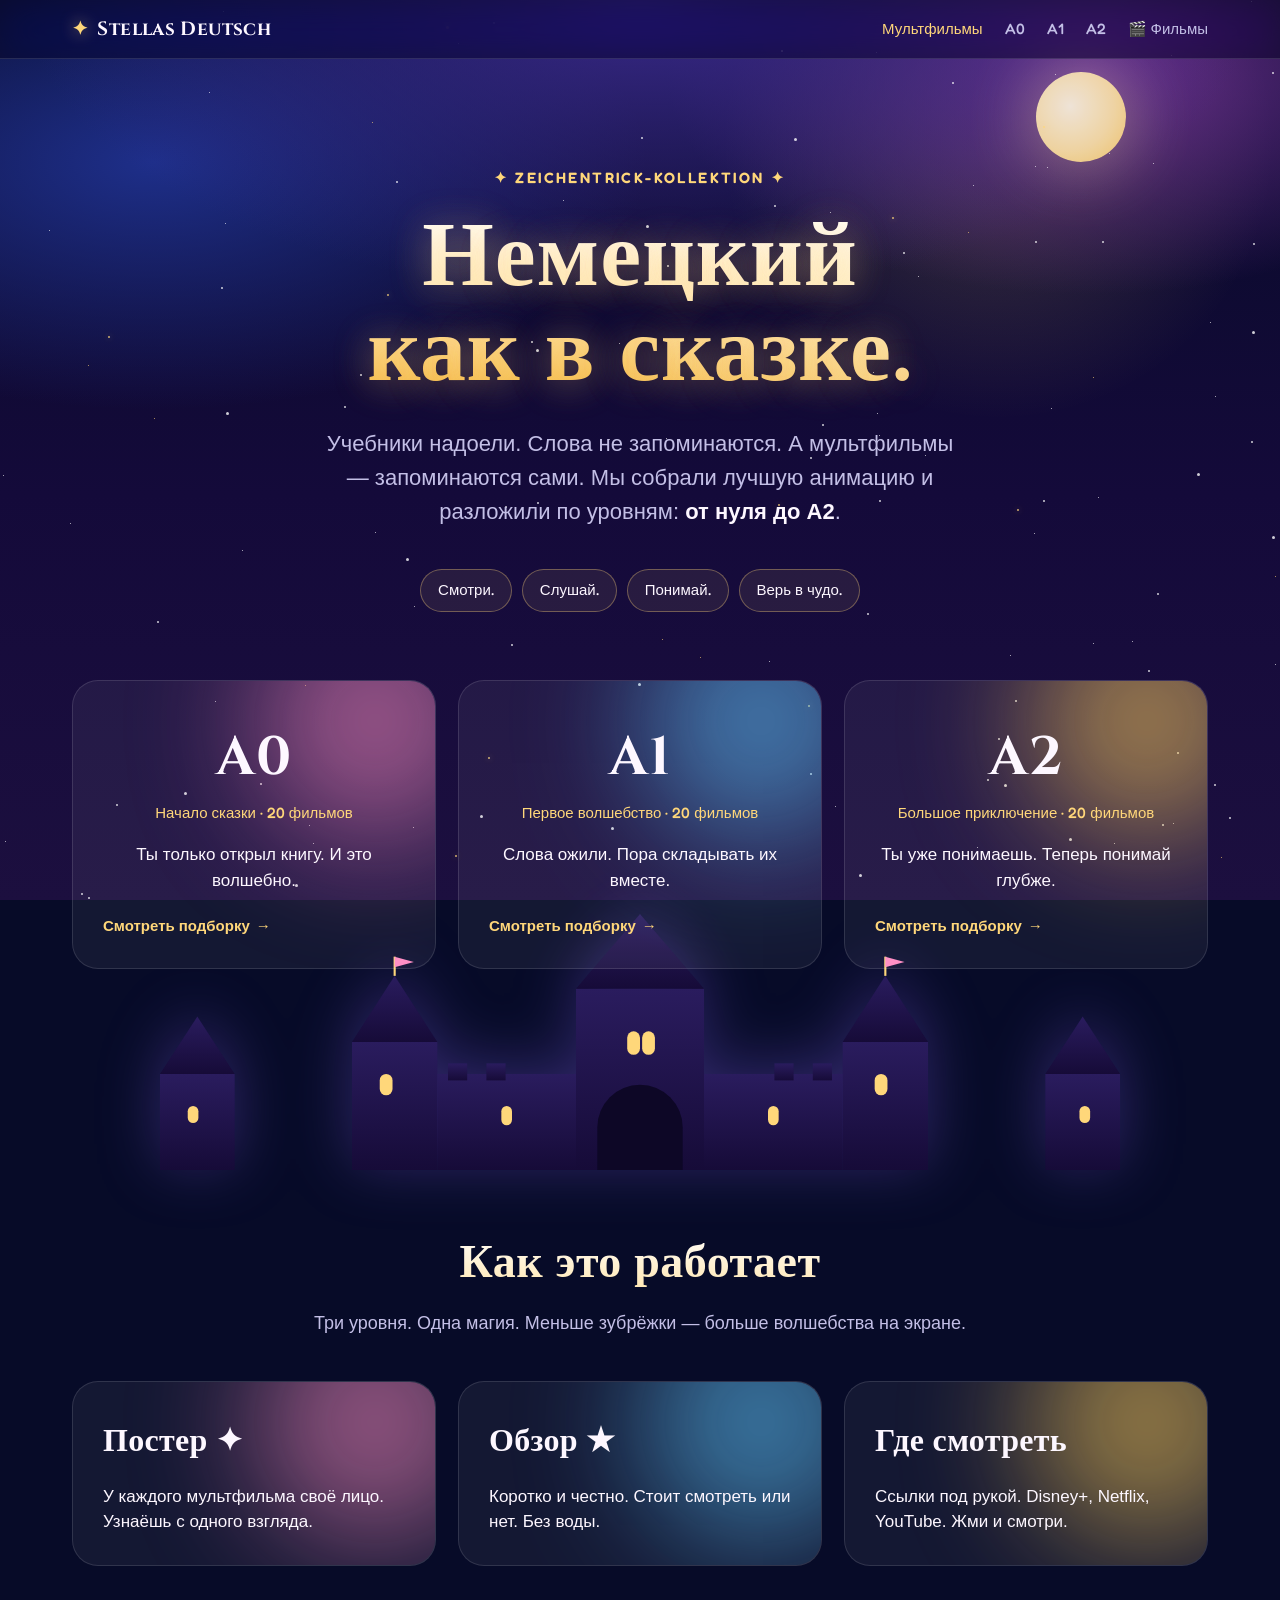
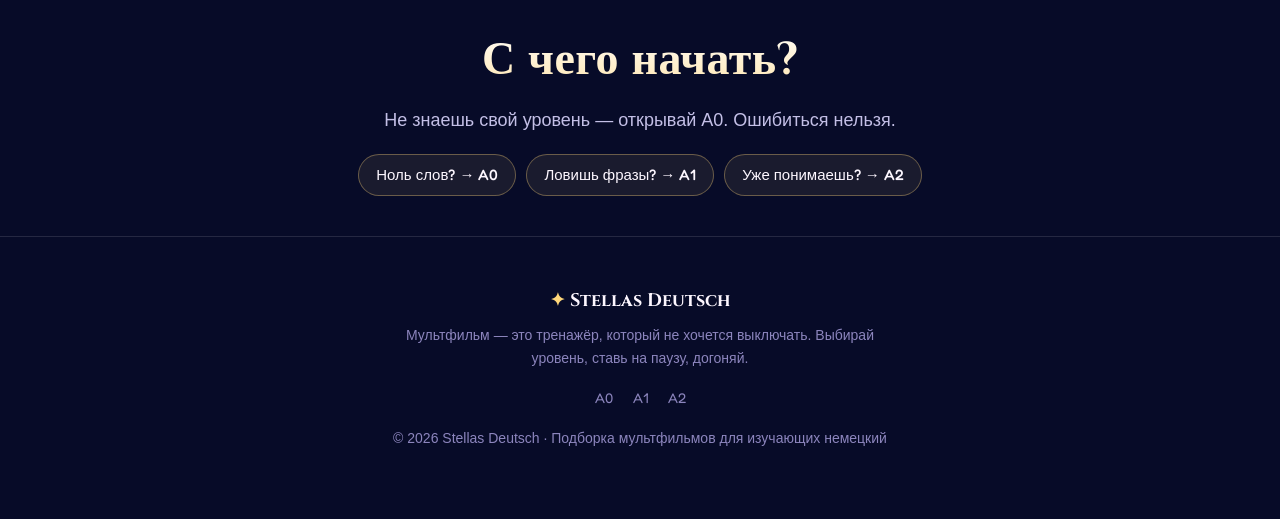
<file: index.html>
<!DOCTYPE html>
<html lang="ru">
<head>
  <meta charset="UTF-8" />
  <meta name="viewport" content="width=device-width, initial-scale=1.0" />
  <title>Stellas Deutsch — Мультфильмы для немецкого A0·A1·A2</title>
  <meta name="description" content="Волшебная подборка мультфильмов для изучения немецкого языка. Уровни A0, A1, A2. Постеры, обзоры, оценки и где смотреть." />
  <link rel="preconnect" href="https://fonts.googleapis.com" />
  <link rel="preconnect" href="https://fonts.gstatic.com" crossorigin />
  <link rel="preconnect" href="https://upload.wikimedia.org" crossorigin />
  <link href="https://fonts.googleapis.com/css2?family=Cinzel:wght@600;700&family=Fredoka:wght@400;500;600;700&display=swap" rel="stylesheet" />
  <link rel="stylesheet" href="assets/style.css" />
</head>
<body>
  <div class="sky"></div>
  <div class="stars"></div>

  <nav class="nav">
    <div class="nav-in">
      <a class="brand" href="index.html"><span class="logo-star">✦</span> Stellas Deutsch</a>
      <div class="nav-links">
        <a href="index.html" class="active">Мультфильмы</a>
        <a href="a0.html">A0</a>
        <a href="a1.html">A1</a>
        <a href="a2.html">A2</a>
        <a href="filme/index.html">🎬 Фильмы</a>
      </div>
    </div>
  </nav>

  <header class="hero">
    <div class="eyebrow">✦ Zeichentrick-Kollektion ✦</div>
    <h1>Немецкий<br />как в сказке.<span class="shine" aria-hidden="true">Немецкий<br />как в сказке.</span></h1>
    <p class="lead">
      Учебники надоели. Слова не запоминаются. А мультфильмы — запоминаются сами.
      Мы собрали лучшую анимацию и разложили по уровням: <b>от нуля до A2</b>.
    </p>
    <div class="punch">
      <span>Смотри.</span>
      <span>Слушай.</span>
      <span>Понимай.</span>
      <span>Верь в чудо.</span>
    </div>

    <section class="wrap">
      <div class="levels-grid" id="level-cards"></div>
    </section>

    <!-- Замок -->
    <div class="castle" aria-hidden="true">
      <svg viewBox="0 0 1200 240" preserveAspectRatio="xMidYMax meet" xmlns="http://www.w3.org/2000/svg">
        <defs>
          <linearGradient id="stone" x1="0" y1="0" x2="0" y2="1">
            <stop offset="0" stop-color="#2a1c5e"/>
            <stop offset="1" stop-color="#160b38"/>
          </linearGradient>
        </defs>
        <g fill="url(#stone)">
          <!-- боковые башни -->
          <rect x="150" y="150" width="70" height="90"/>
          <polygon points="150,150 185,96 220,150"/>
          <rect x="980" y="150" width="70" height="90"/>
          <polygon points="980,150 1015,96 1050,150"/>
          <!-- средние башни -->
          <rect x="330" y="120" width="80" height="120"/>
          <polygon points="330,120 370,58 410,120"/>
          <rect x="790" y="120" width="80" height="120"/>
          <polygon points="790,120 830,58 870,120"/>
          <!-- корпус -->
          <rect x="410" y="150" width="380" height="90"/>
          <!-- центральная башня -->
          <rect x="540" y="70" width="120" height="170"/>
          <polygon points="540,70 600,0 660,70"/>
          <!-- зубцы на корпусе -->
          <rect x="420" y="140" width="18" height="16"/>
          <rect x="456" y="140" width="18" height="16"/>
          <rect x="726" y="140" width="18" height="16"/>
          <rect x="762" y="140" width="18" height="16"/>
          <!-- ворота -->
          <path d="M560 240 v-40 a40 40 0 0 1 80 0 v40 z" fill="#0d0726"/>
        </g>
        <!-- флаги -->
        <g stroke="#ffd77a" stroke-width="2">
          <line x1="600" y1="0" x2="600" y2="-22"/>
          <line x1="370" y1="58" x2="370" y2="40"/>
          <line x1="830" y1="58" x2="830" y2="40"/>
        </g>
        <g fill="#ff8ac2">
          <polygon points="600,-22 622,-15 600,-8"/>
          <polygon points="370,40 388,45 370,50"/>
          <polygon points="830,40 848,45 830,50"/>
        </g>
        <!-- светящиеся окна -->
        <g fill="#ffd77a">
          <rect x="588" y="110" width="12" height="22" rx="6"/>
          <rect x="602" y="110" width="12" height="22" rx="6"/>
          <rect x="356" y="150" width="12" height="20" rx="6"/>
          <rect x="820" y="150" width="12" height="20" rx="6"/>
          <rect x="176" y="180" width="10" height="16" rx="5"/>
          <rect x="1012" y="180" width="10" height="16" rx="5"/>
          <rect x="470" y="180" width="10" height="18" rx="5"/>
          <rect x="720" y="180" width="10" height="18" rx="5"/>
        </g>
      </svg>
    </div>
  </header>

  <main class="wrap">
    <section class="section">
      <div class="section-head">
        <h2>Как это работает</h2>
        <p>Три уровня. Одна магия. Меньше зубрёжки — больше волшебства на экране.</p>
      </div>
      <div class="levels-grid" style="margin-top:0">
        <div class="level-card" style="min-height:auto">
          <div class="glow" style="background:#ff8ac2"></div>
          <div class="level-code" style="font-size:32px">Постер ✦</div>
          <div class="ltag">У каждого мультфильма своё лицо. Узнаёшь с одного взгляда.</div>
        </div>
        <div class="level-card" style="min-height:auto">
          <div class="glow" style="background:#5cc8ff"></div>
          <div class="level-code" style="font-size:32px">Обзор ★</div>
          <div class="ltag">Коротко и честно. Стоит смотреть или нет. Без воды.</div>
        </div>
        <div class="level-card" style="min-height:auto">
          <div class="glow" style="background:#ffce54"></div>
          <div class="level-code" style="font-size:32px">Где смотреть</div>
          <div class="ltag">Ссылки под рукой. Disney+, Netflix, YouTube. Жми и смотри.</div>
        </div>
      </div>
    </section>

    <section class="section" style="text-align:center;padding-top:20px">
      <div class="section-head" style="margin-bottom:20px">
        <h2>С чего начать?</h2>
        <p>Не знаешь свой уровень — открывай A0. Ошибиться нельзя.</p>
      </div>
      <div class="punch" style="margin-top:8px">
        <span>Ноль слов? → A0</span>
        <span>Ловишь фразы? → A1</span>
        <span>Уже понимаешь? → A2</span>
      </div>
    </section>
  </main>

  <footer class="footer">
    <div class="fbrand"><span style="color:var(--gold)">✦</span> Stellas Deutsch</div>
    <div class="fline">Мультфильм — это тренажёр, который не хочется выключать. Выбирай уровень, ставь на паузу, догоняй.</div>
    <div class="fnav">
      <a href="a0.html">A0</a>
      <a href="a1.html">A1</a>
      <a href="a2.html">A2</a>
    </div>
    <div>© 2026 Stellas Deutsch · Подборка мультфильмов для изучающих немецкий</div>
  </footer>

  <script src="assets/data.js"></script>
  <script src="assets/app.js"></script>
  <script>renderLevelCards();</script>
</body>
</html>
</file>
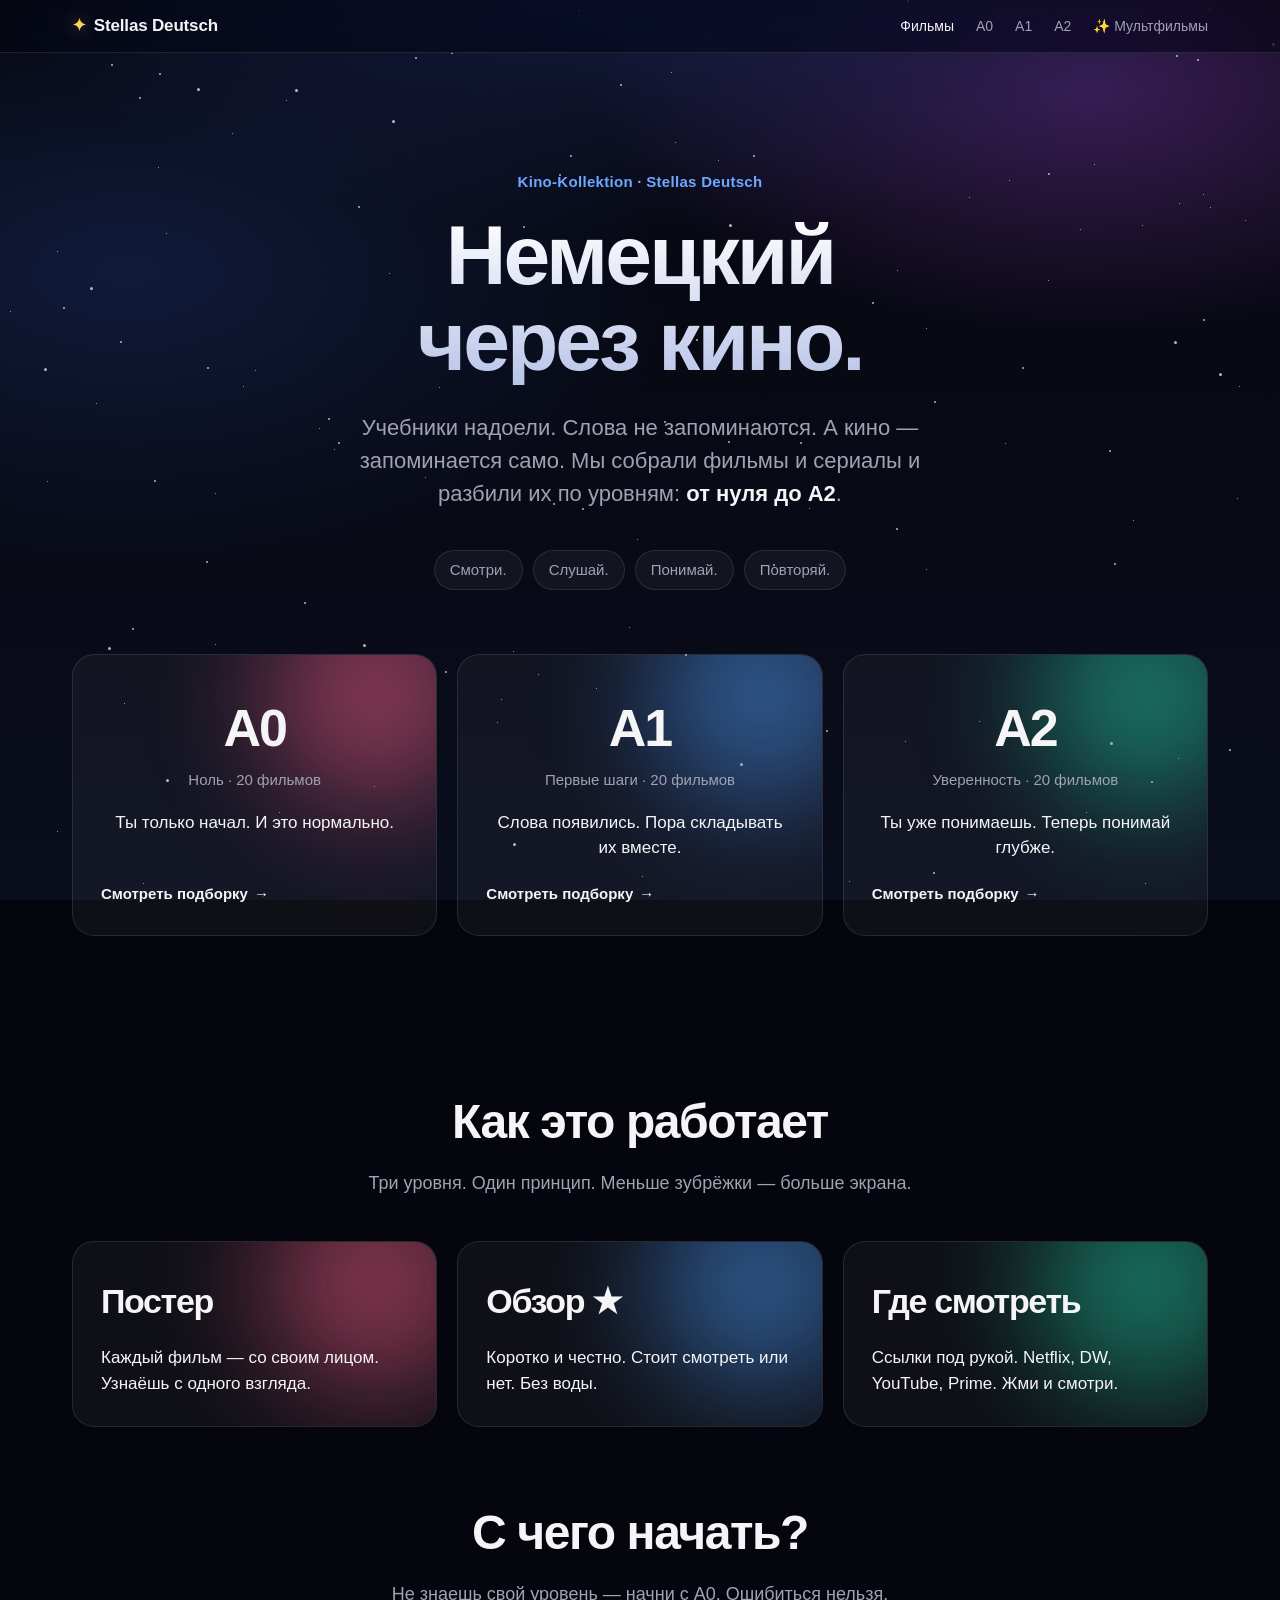
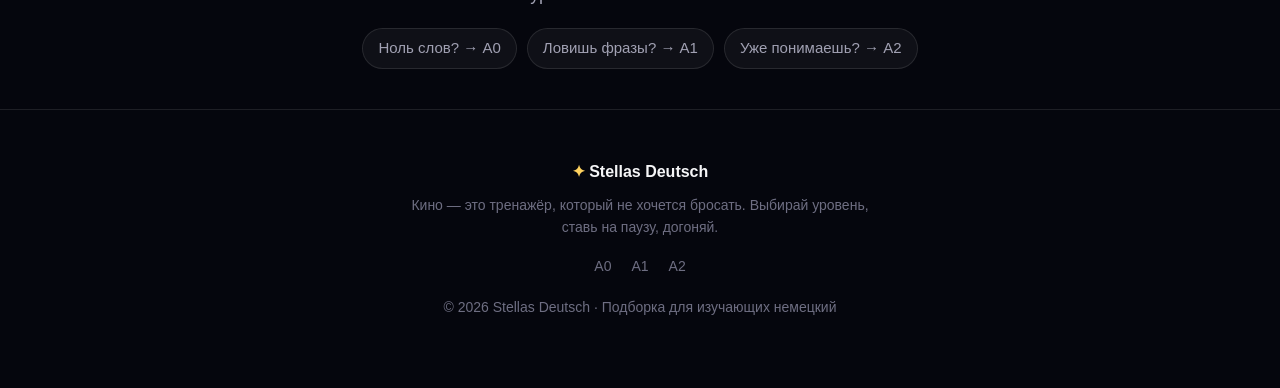
<file: filme/index.html>
<!DOCTYPE html>
<html lang="ru">
<head>
  <meta charset="UTF-8" />
  <meta name="viewport" content="width=device-width, initial-scale=1.0" />
  <title>Stellas Deutsch — Кино для немецкого A0·A1·A2</title>
  <meta name="description" content="Подборка фильмов и сериалов для изучения немецкого языка. Уровни A0, A1, A2. Постеры, обзоры, оценки и где смотреть." />
  <link rel="preconnect" href="https://upload.wikimedia.org" crossorigin />
  <link rel="stylesheet" href="assets/style.css" />
</head>
<body>
  <div class="sky"></div>
  <div class="stars"></div>

  <nav class="nav">
    <div class="nav-in">
      <a class="brand" href="index.html"><span class="logo-star">✦</span> Stellas Deutsch</a>
      <div class="nav-links">
        <a href="index.html" class="active">Фильмы</a>
        <a href="a0.html">A0</a>
        <a href="a1.html">A1</a>
        <a href="a2.html">A2</a>
        <a href="../index.html">✨ Мультфильмы</a>
      </div>
    </div>
  </nav>

  <header class="hero">
    <div class="eyebrow">Kino-Kollektion · Stellas Deutsch</div>
    <h1>Немецкий<br />через кино.</h1>
    <p class="lead">
      Учебники надоели. Слова не запоминаются. А кино — запоминается само.
      Мы собрали фильмы и сериалы и разбили их по уровням: <b>от нуля до A2</b>.
    </p>
    <div class="punch">
      <span>Смотри.</span>
      <span>Слушай.</span>
      <span>Понимай.</span>
      <span>Повторяй.</span>
    </div>

    <section class="wrap">
      <div class="levels-grid" id="level-cards"></div>
    </section>
  </header>

  <main class="wrap">
    <section class="section">
      <div class="section-head">
        <h2>Как это работает</h2>
        <p>Три уровня. Один принцип. Меньше зубрёжки — больше экрана.</p>
      </div>
      <div class="levels-grid" style="margin-top:0">
        <div class="level-card" style="min-height:auto">
          <div class="glow" style="background:#ff5e8a"></div>
          <div class="level-code" style="font-size:34px">Постер</div>
          <div class="ltag">Каждый фильм — со своим лицом. Узнаёшь с одного взгляда.</div>
        </div>
        <div class="level-card" style="min-height:auto">
          <div class="glow" style="background:#4d9fff"></div>
          <div class="level-code" style="font-size:34px">Обзор ★</div>
          <div class="ltag">Коротко и честно. Стоит смотреть или нет. Без воды.</div>
        </div>
        <div class="level-card" style="min-height:auto">
          <div class="glow" style="background:#22d3a6"></div>
          <div class="level-code" style="font-size:34px">Где смотреть</div>
          <div class="ltag">Ссылки под рукой. Netflix, DW, YouTube, Prime. Жми и смотри.</div>
        </div>
      </div>
    </section>

    <section class="section" style="text-align:center;padding-top:30px">
      <div class="section-head" style="margin-bottom:20px">
        <h2>С чего начать?</h2>
        <p>Не знаешь свой уровень — начни с A0. Ошибиться нельзя.</p>
      </div>
      <div class="punch" style="margin-top:8px">
        <span>Ноль слов? → A0</span>
        <span>Ловишь фразы? → A1</span>
        <span>Уже понимаешь? → A2</span>
      </div>
    </section>
  </main>

  <footer class="footer">
    <div class="fbrand"><span style="color:var(--star)">✦</span> Stellas Deutsch</div>
    <div class="fline">Кино — это тренажёр, который не хочется бросать. Выбирай уровень, ставь на паузу, догоняй.</div>
    <div class="fnav">
      <a href="a0.html">A0</a>
      <a href="a1.html">A1</a>
      <a href="a2.html">A2</a>
    </div>
    <div>© 2026 Stellas Deutsch · Подборка для изучающих немецкий</div>
  </footer>

  <script src="assets/data.js"></script>
  <script src="assets/app.js"></script>
  <script>renderLevelCards();</script>
</body>
</html>
</file>
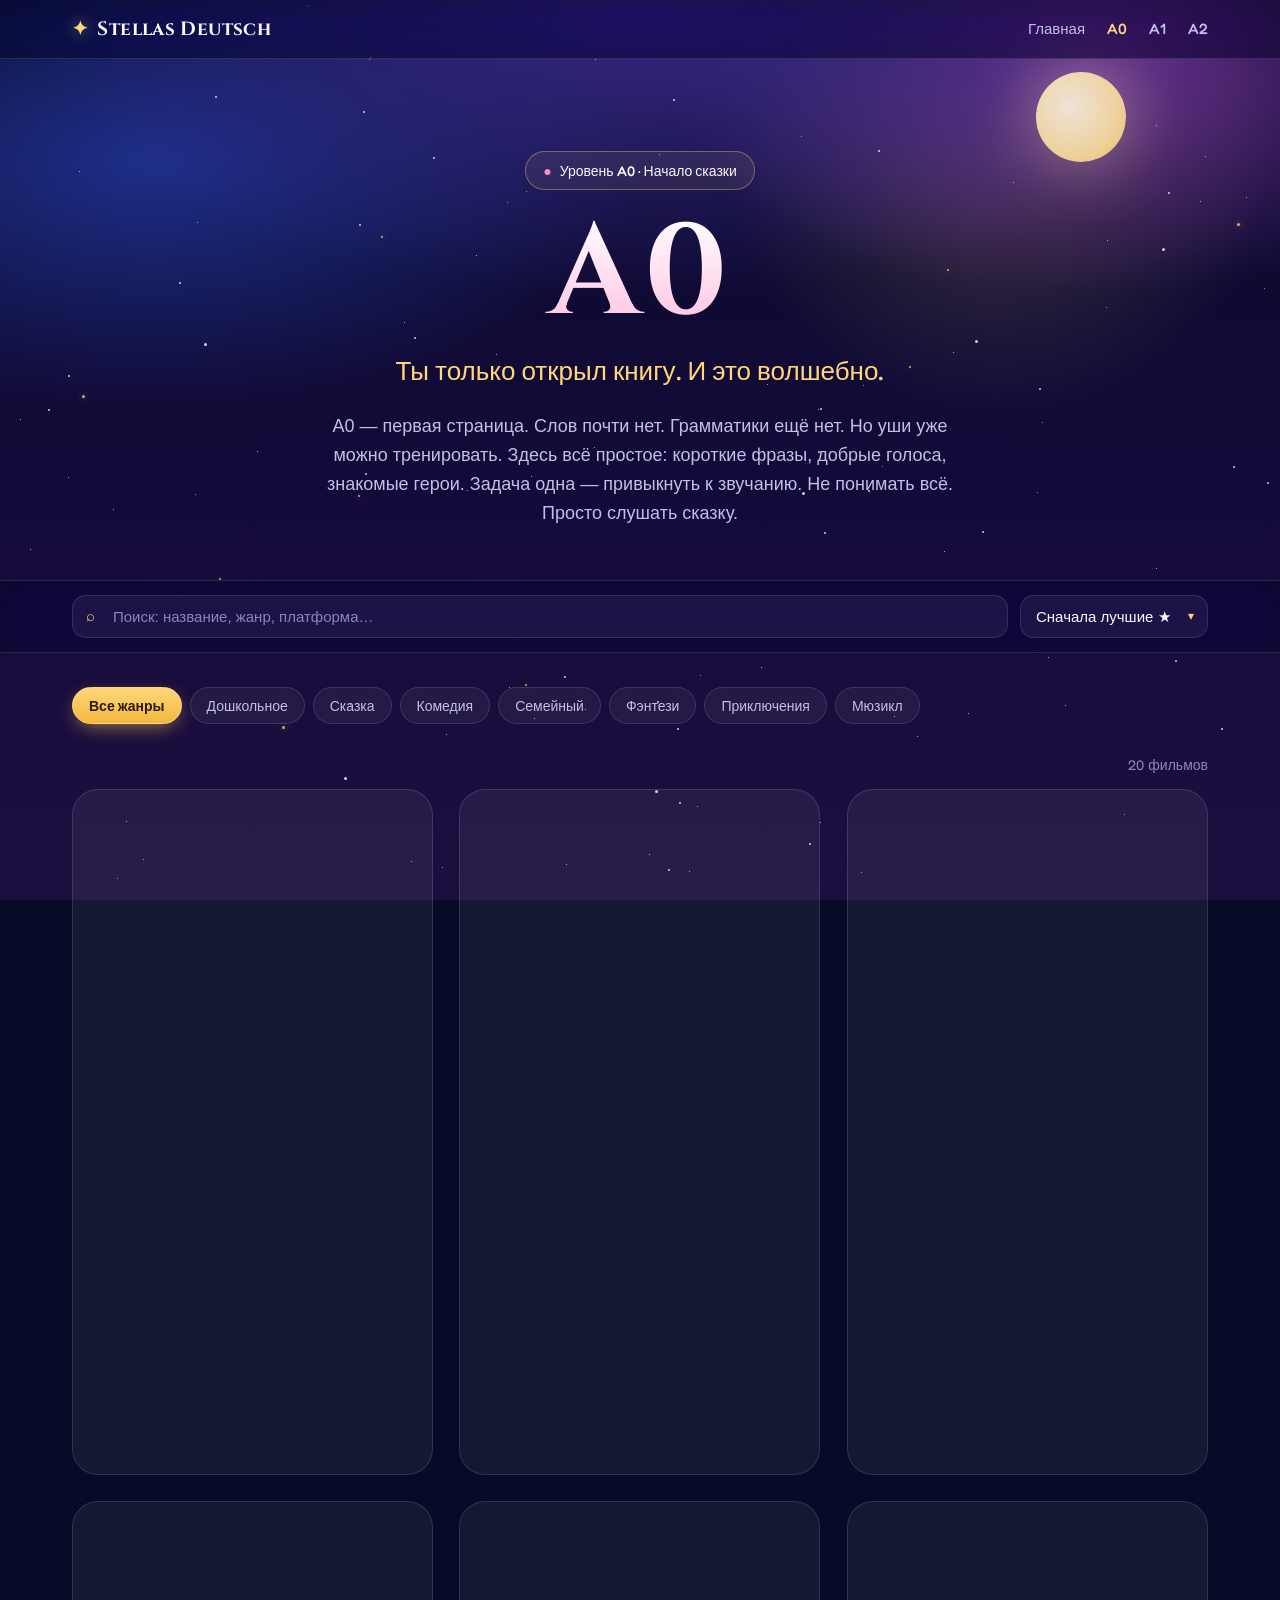
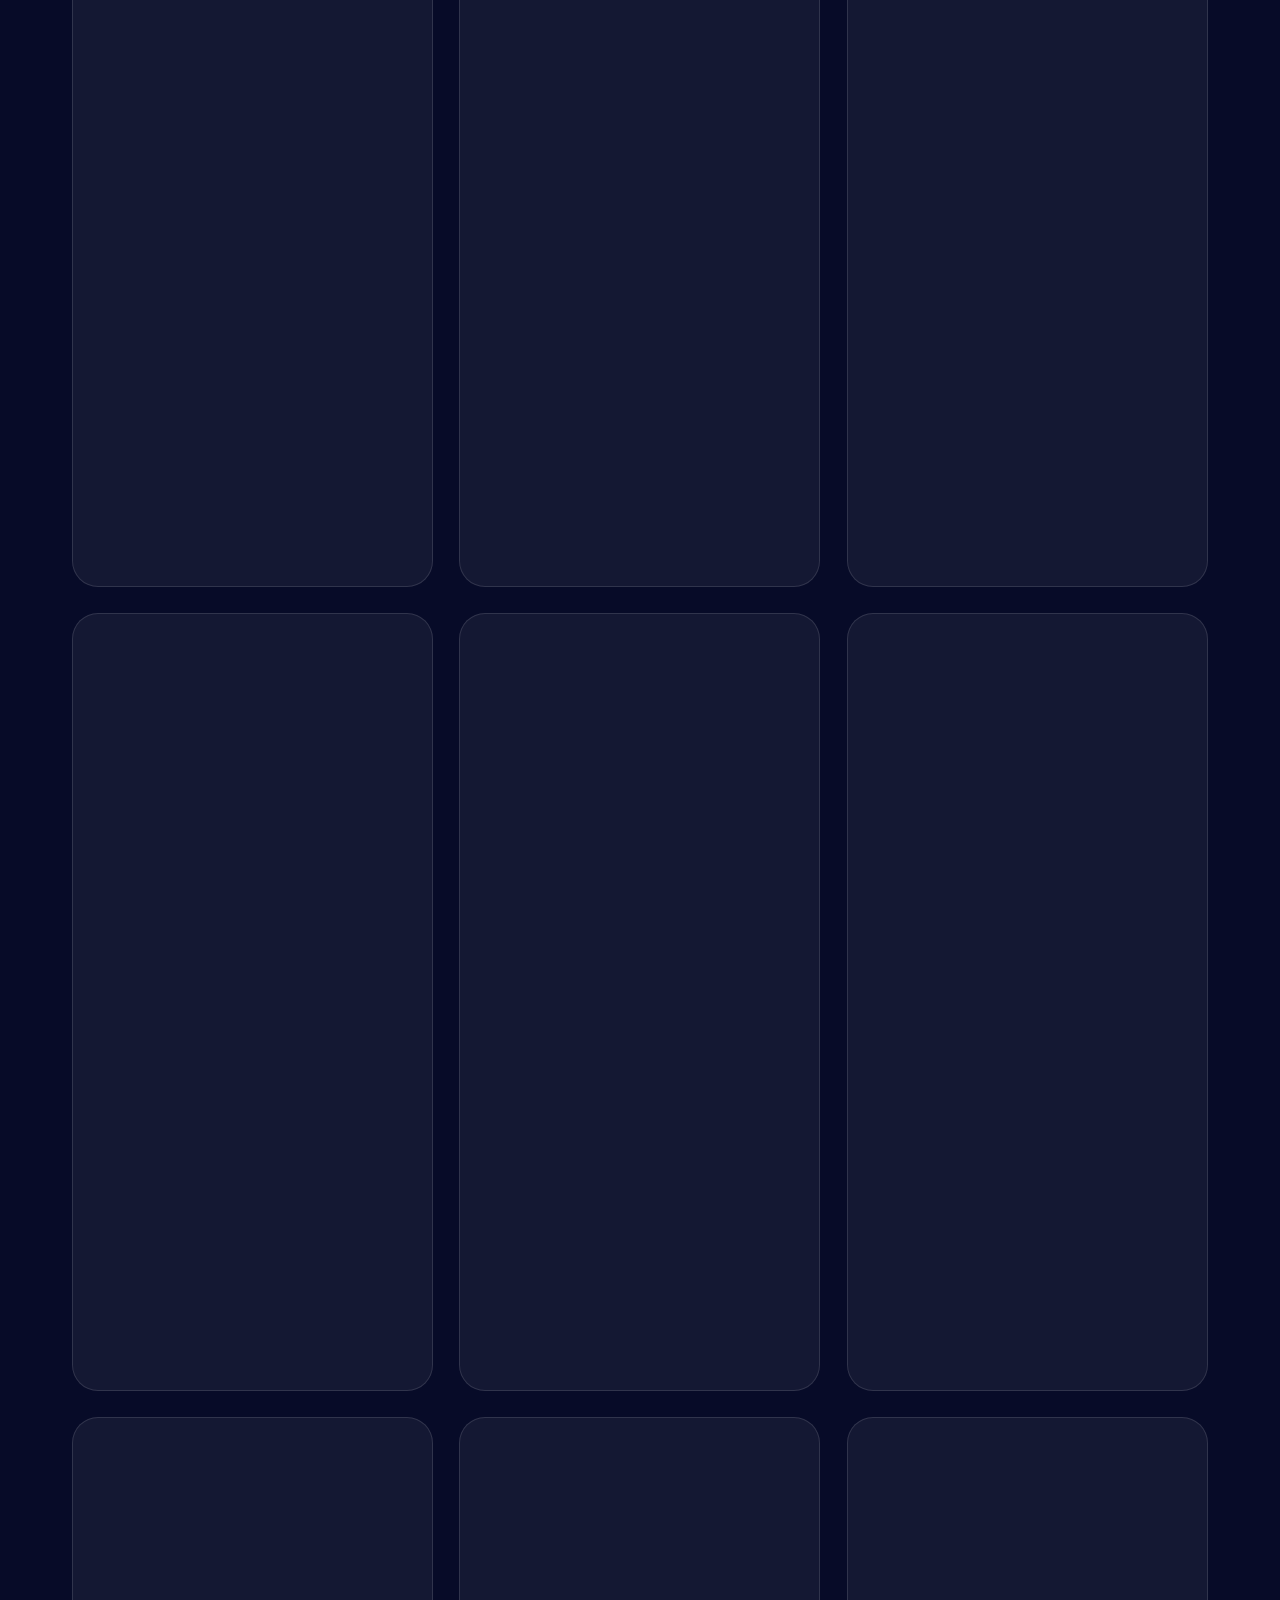
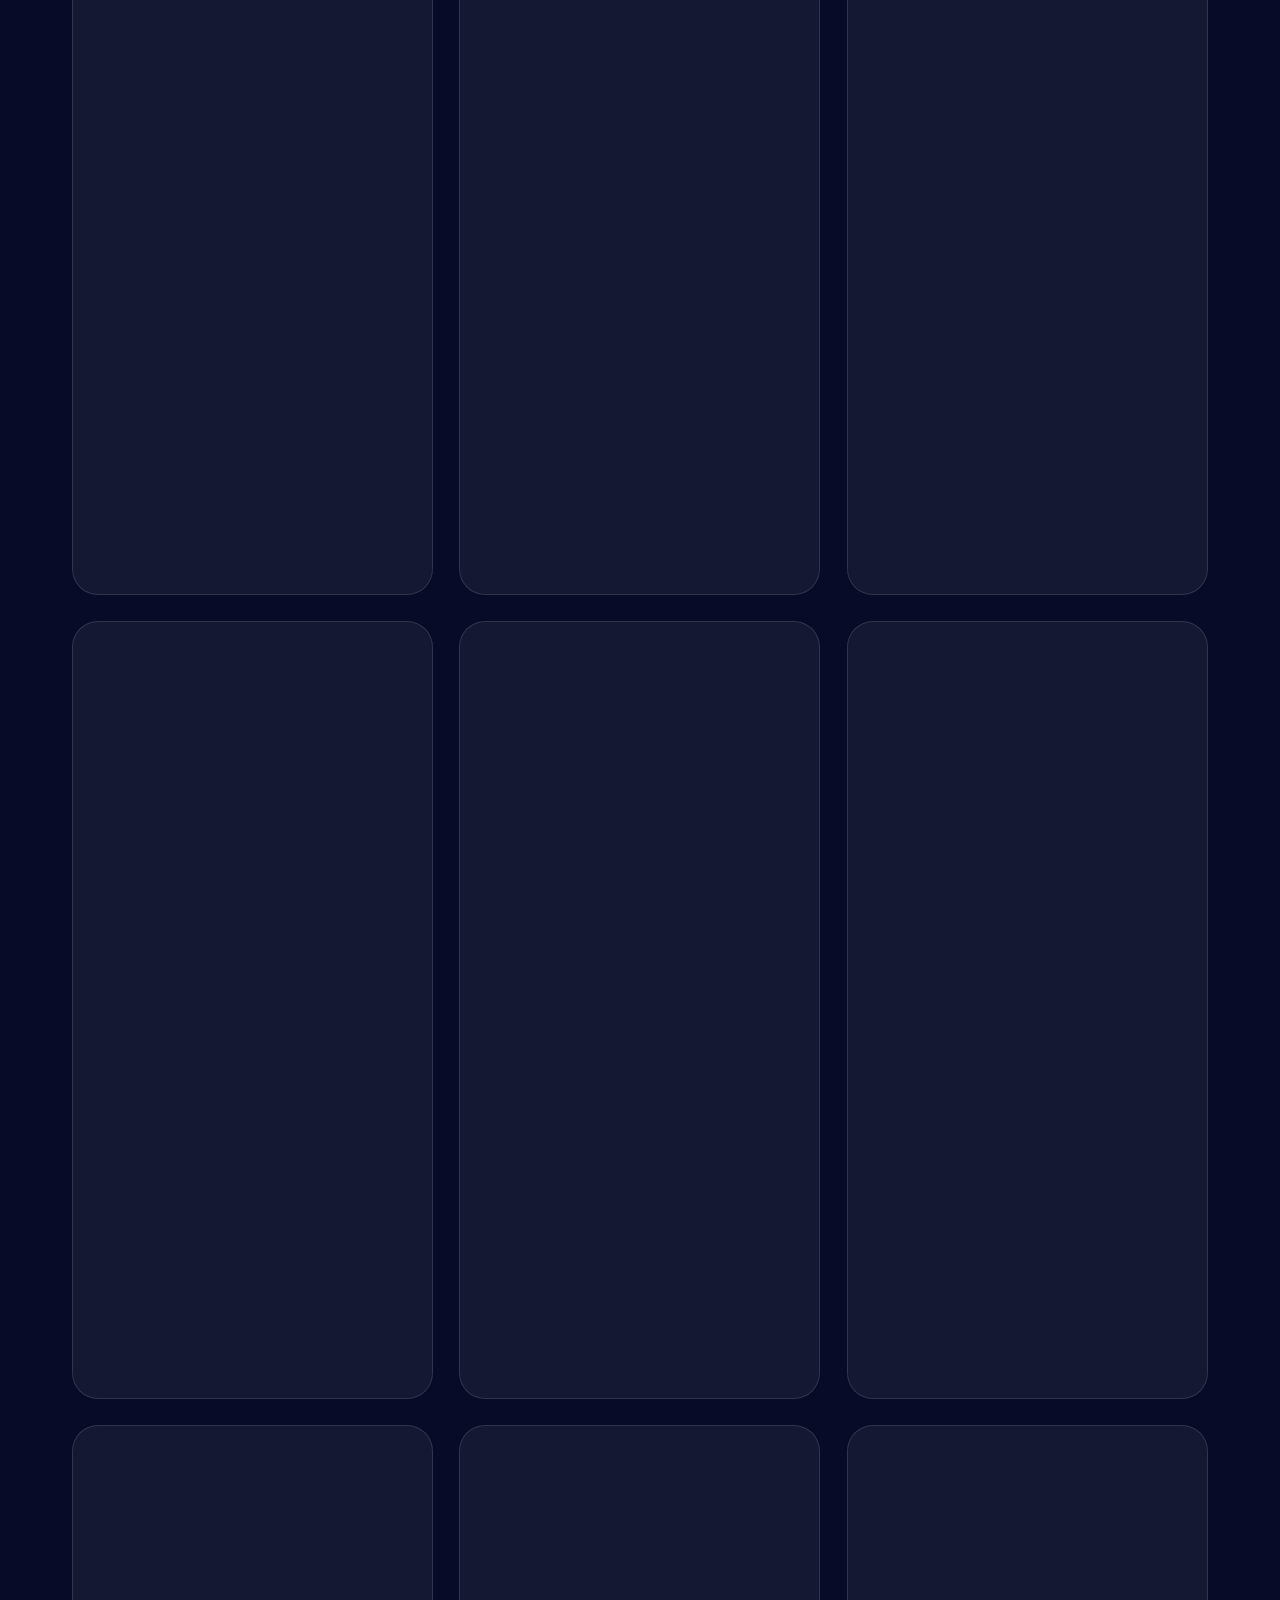
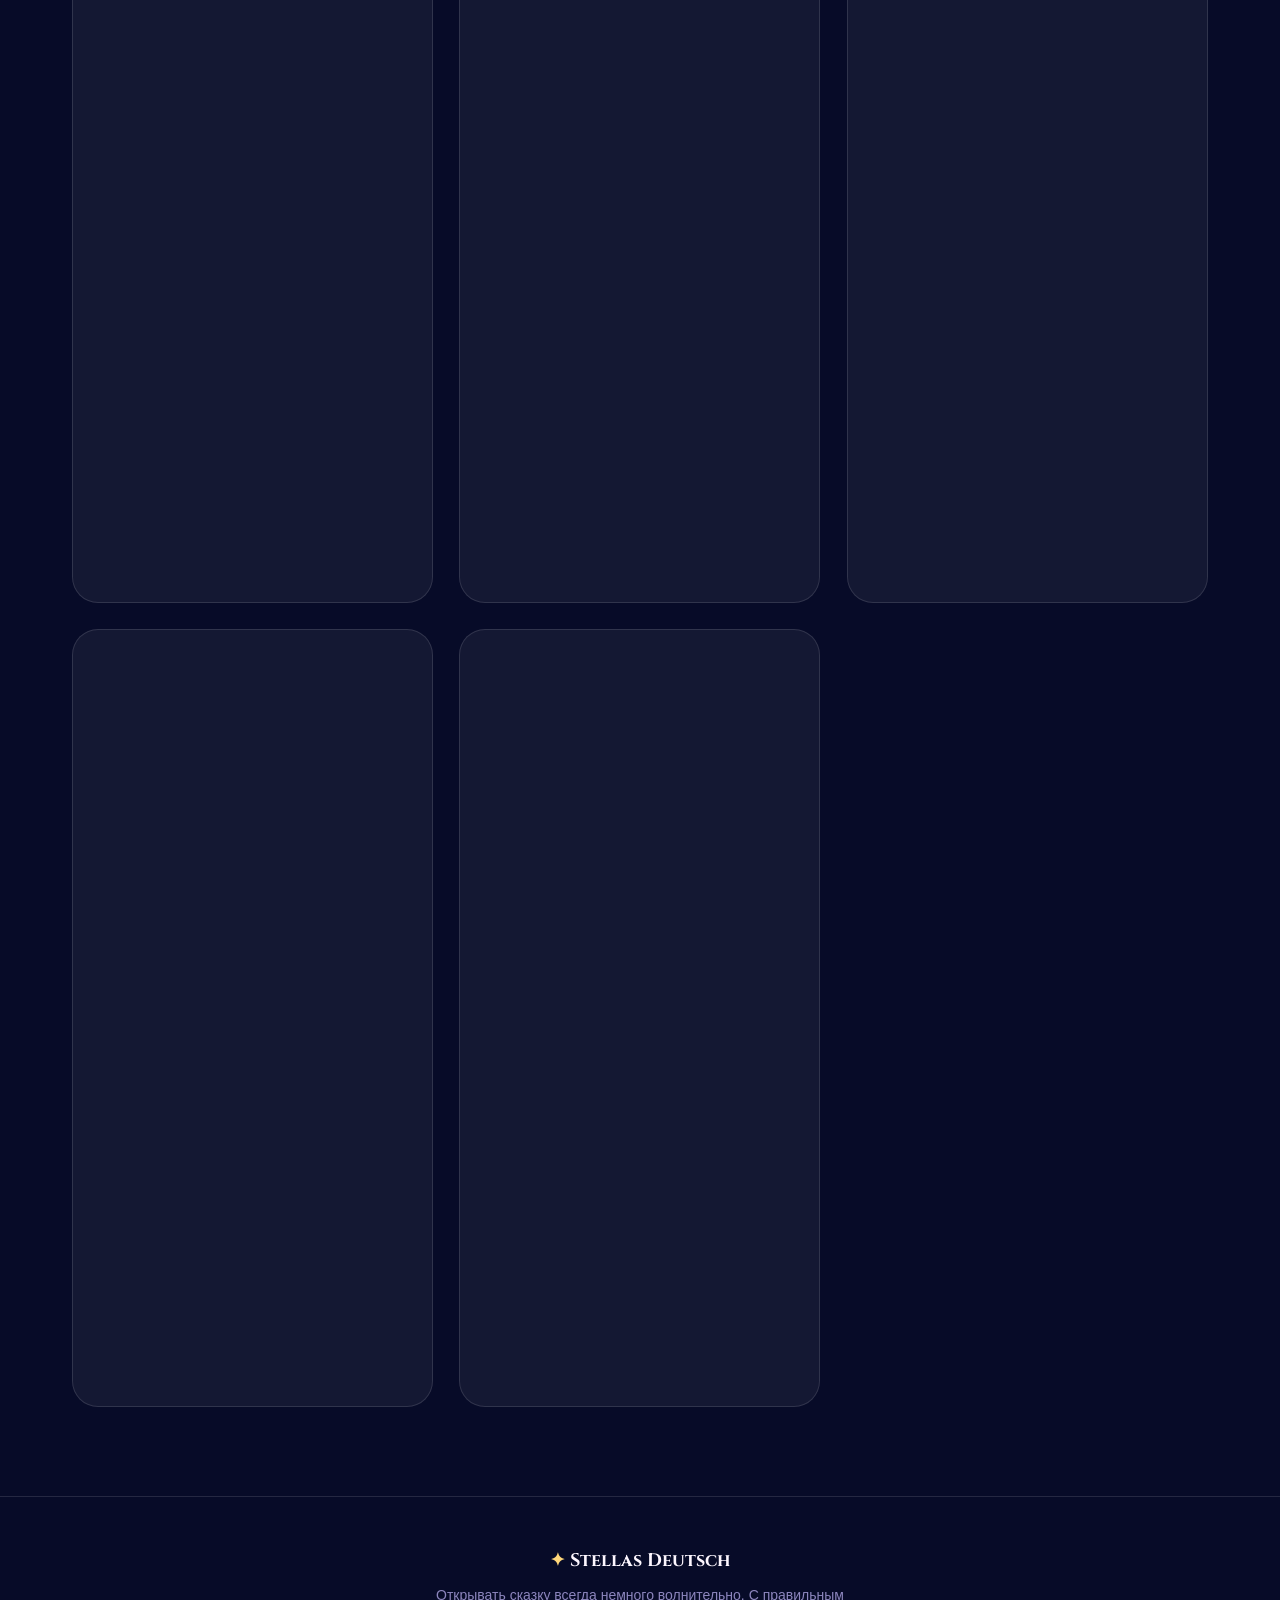
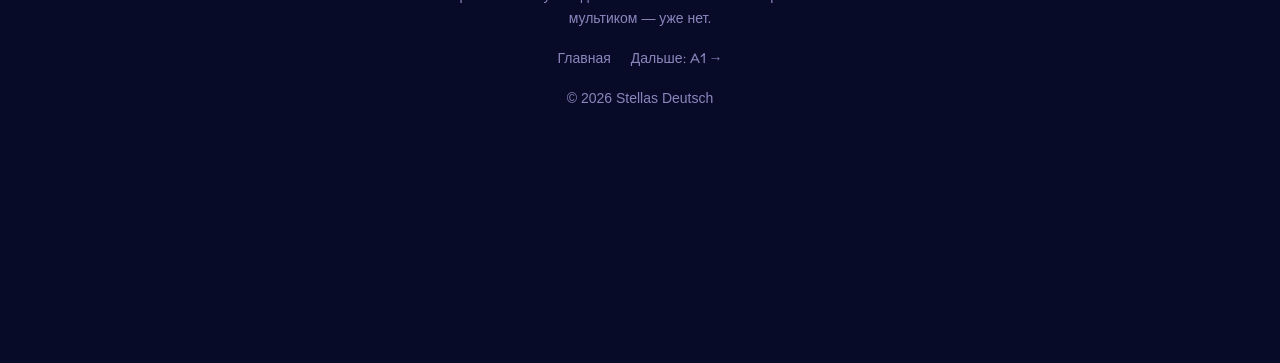
<file: a0.html>
<!DOCTYPE html>
<html lang="ru">
<head>
  <meta charset="UTF-8" />
  <meta name="viewport" content="width=device-width, initial-scale=1.0" />
  <title>A0 · Начало сказки — Мультфильмы для немецкого | Stellas Deutsch</title>
  <meta name="description" content="Мультфильмы для немецкого уровня A0. Самый мягкий старт: короткие фразы, добрые голоса, знакомые герои." />
  <link rel="preconnect" href="https://fonts.googleapis.com" />
  <link rel="preconnect" href="https://fonts.gstatic.com" crossorigin />
  <link href="https://fonts.googleapis.com/css2?family=Cinzel:wght@600;700&family=Fredoka:wght@400;500;600;700&display=swap" rel="stylesheet" />
  <link rel="stylesheet" href="assets/style.css" />
</head>
<body>
  <div class="sky"></div>
  <div class="stars"></div>

  <nav class="nav">
    <div class="nav-in">
      <a class="brand" href="index.html"><span class="logo-star">✦</span> Stellas Deutsch</a>
      <div class="nav-links">
        <a href="index.html">Главная</a>
        <a href="a0.html" class="active">A0</a>
        <a href="a1.html">A1</a>
        <a href="a2.html">A2</a>
      </div>
    </div>
  </nav>

  <header class="level-hero">
    <div class="level-badge"><span style="color:#ff8ac2">●</span> Уровень A0 · Начало сказки</div>
    <h1 style="background:linear-gradient(180deg,#fff,#ffbfe0);-webkit-background-clip:text;background-clip:text;color:transparent">A0</h1>
    <div class="sub">Ты только открыл книгу. И это волшебно.</div>
    <p class="intro">
      A0 — первая страница. Слов почти нет. Грамматики ещё нет.
      Но уши уже можно тренировать. Здесь всё простое: короткие фразы, добрые голоса, знакомые герои.
      Задача одна — привыкнуть к звучанию. Не понимать всё. Просто слушать сказку.
    </p>
  </header>

  <div class="controls">
    <div class="controls-in">
      <div class="search">
        <span class="ico">⌕</span>
        <input id="search" type="text" placeholder="Поиск: название, жанр, платформа…" />
      </div>
      <div class="select-wrap">
        <select id="sort" aria-label="Сортировка">
          <option value="rating-desc">Сначала лучшие ★</option>
          <option value="rating-asc">Сначала скромные</option>
          <option value="year-desc">Новее</option>
          <option value="year-asc">Старее</option>
          <option value="length-asc">Короче</option>
          <option value="length-desc">Длиннее</option>
          <option value="title-asc">Название A–Z</option>
        </select>
      </div>
    </div>
  </div>

  <main class="wrap">
    <div class="chips" id="chips"></div>
    <div style="display:flex;margin-bottom:14px"><span class="result-count" id="count"></span></div>
    <div class="grid" id="grid"></div>
  </main>

  <footer class="footer">
    <div class="fbrand"><span style="color:var(--gold)">✦</span> Stellas Deutsch</div>
    <div class="fline">Открывать сказку всегда немного волнительно. С правильным мультиком — уже нет.</div>
    <div class="fnav">
      <a href="index.html">Главная</a>
      <a href="a1.html">Дальше: A1 →</a>
    </div>
    <div>© 2026 Stellas Deutsch</div>
  </footer>

  <script src="assets/data.js"></script>
  <script src="assets/app.js"></script>
  <script>initCatalog({ level: "A0" });</script>
</body>
</html>
</file>
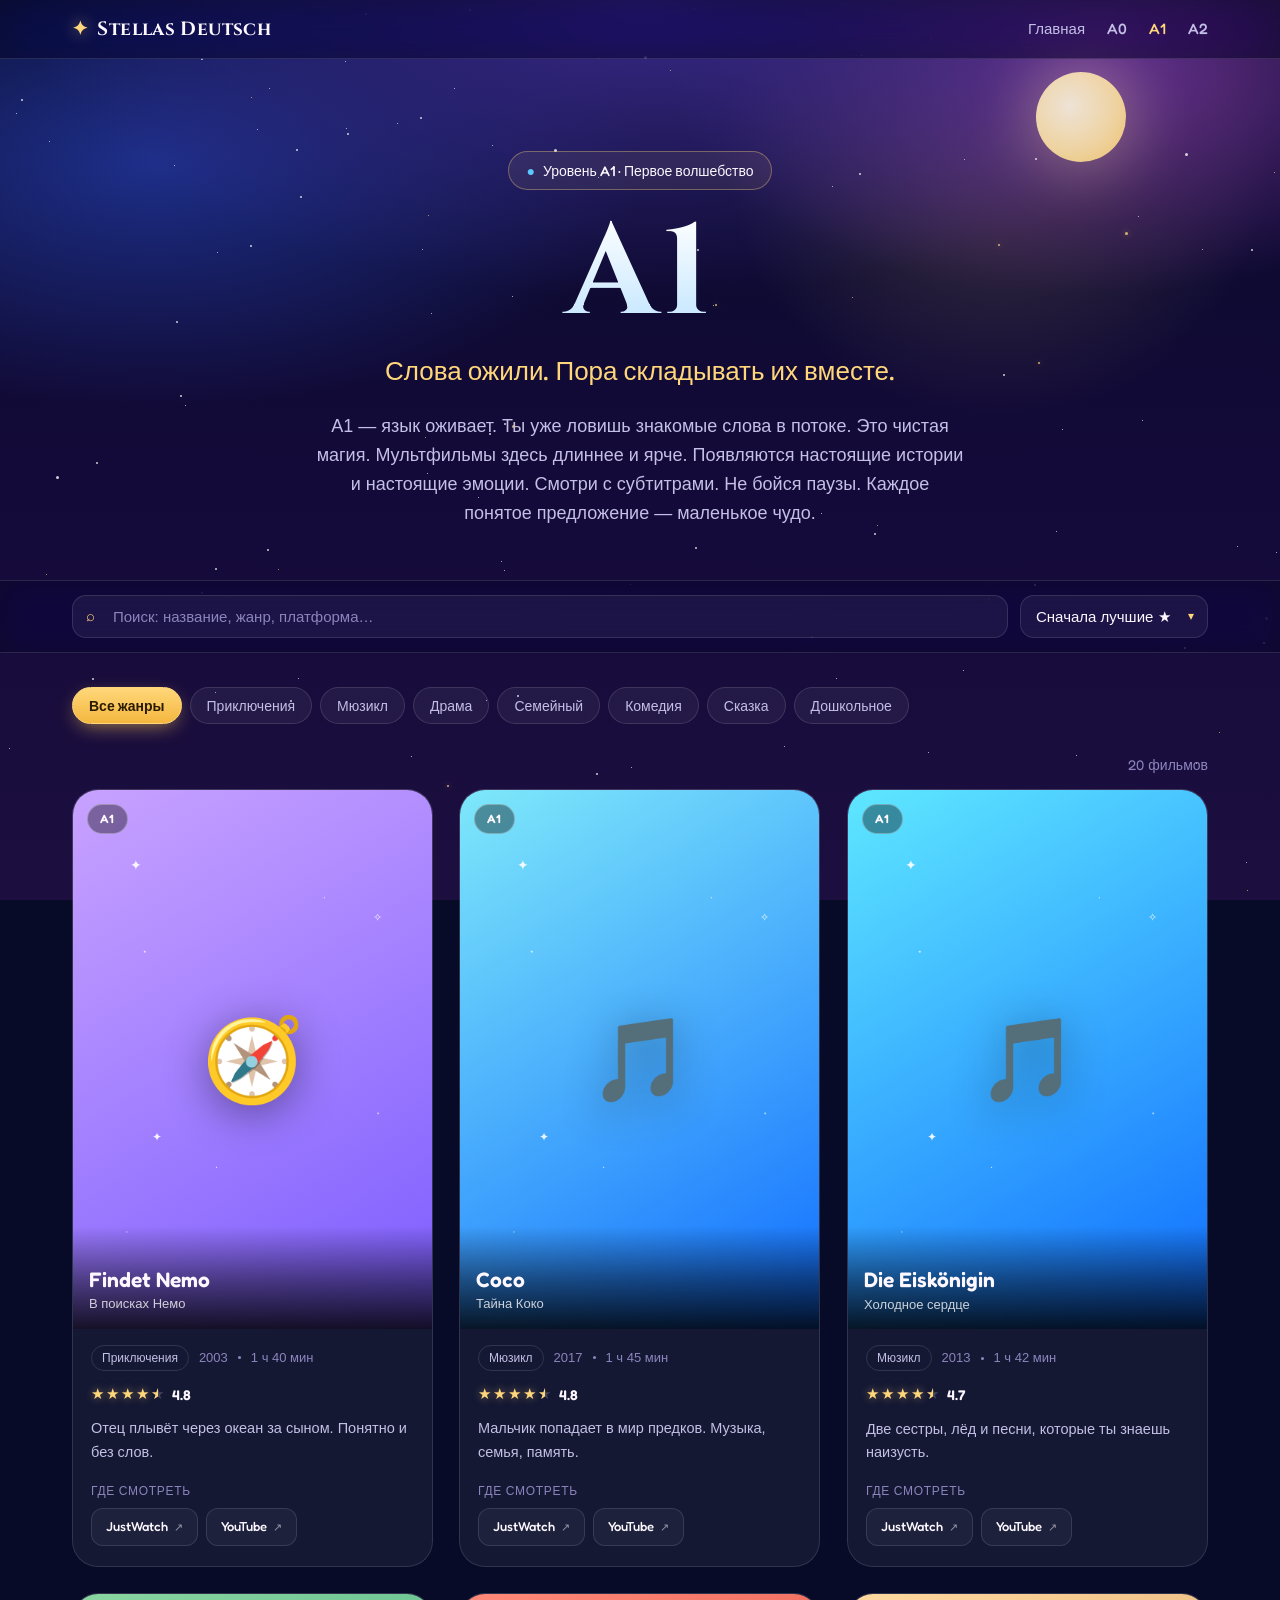
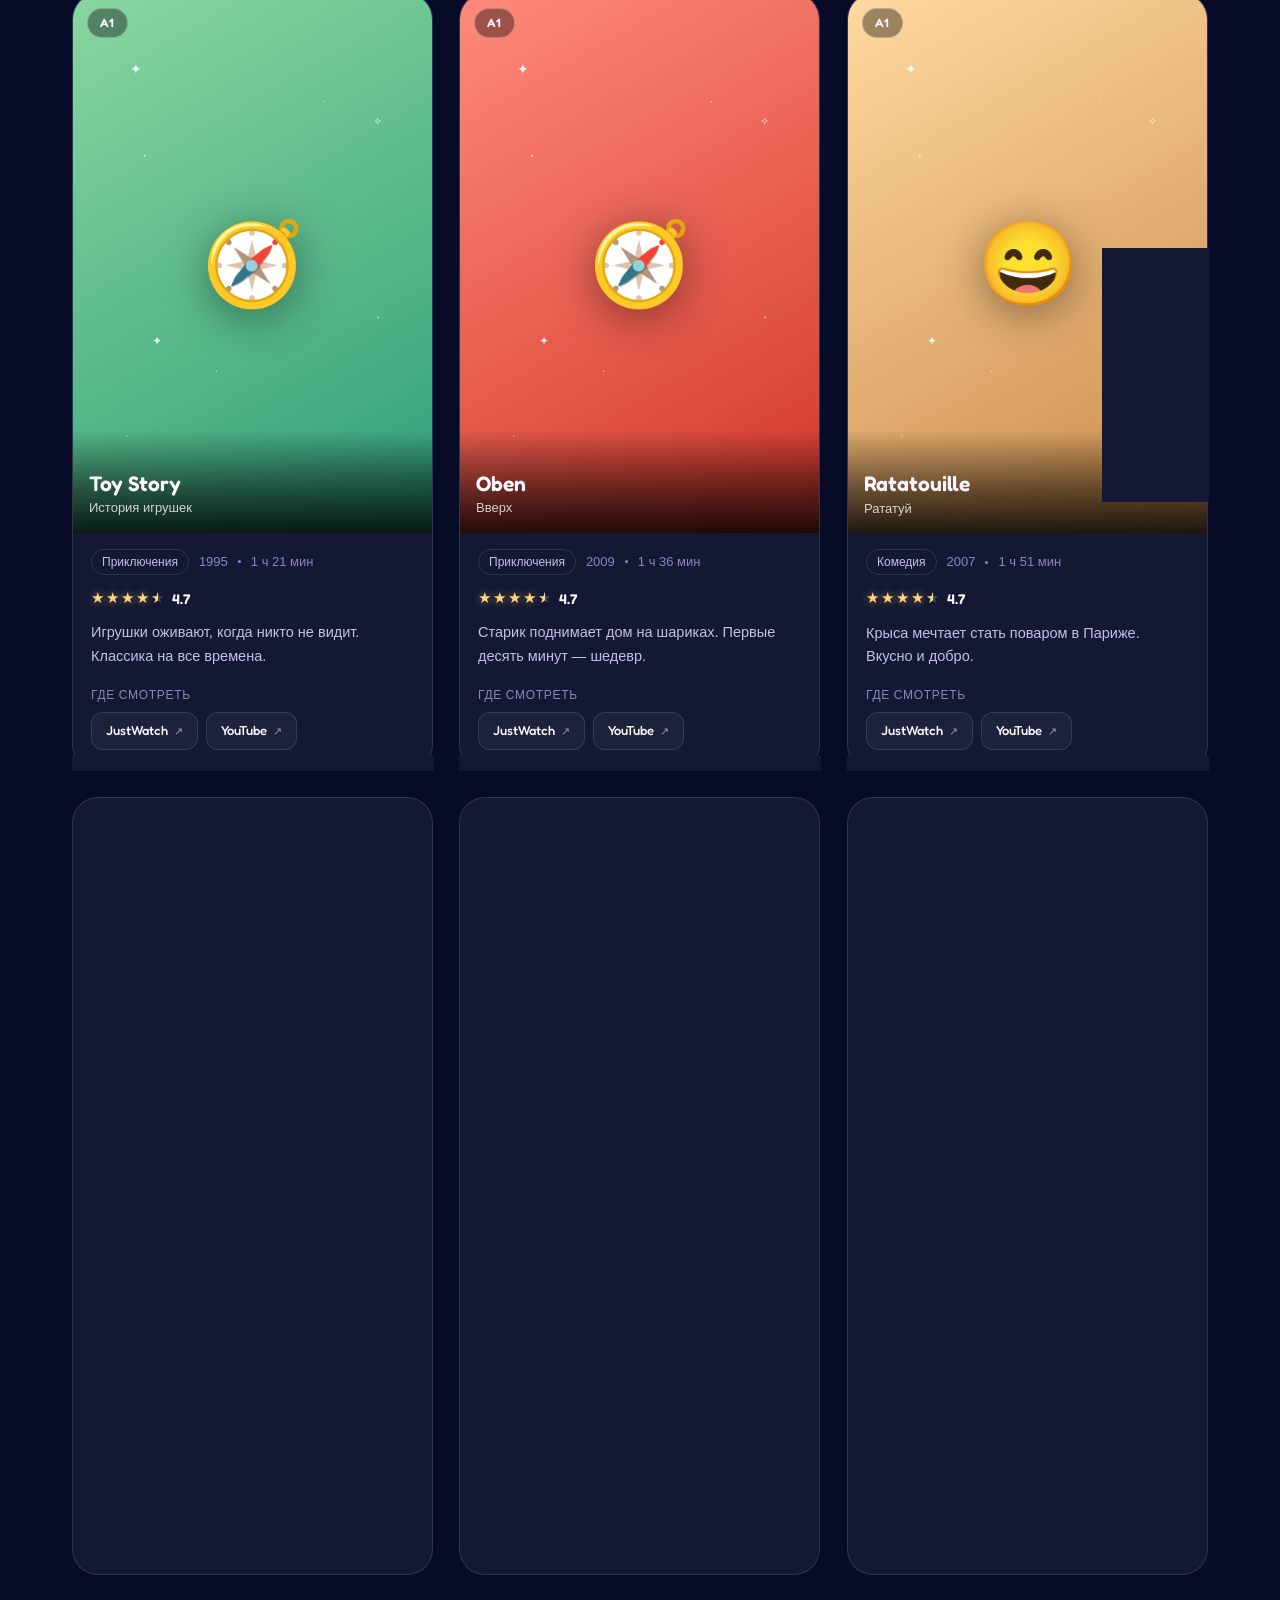
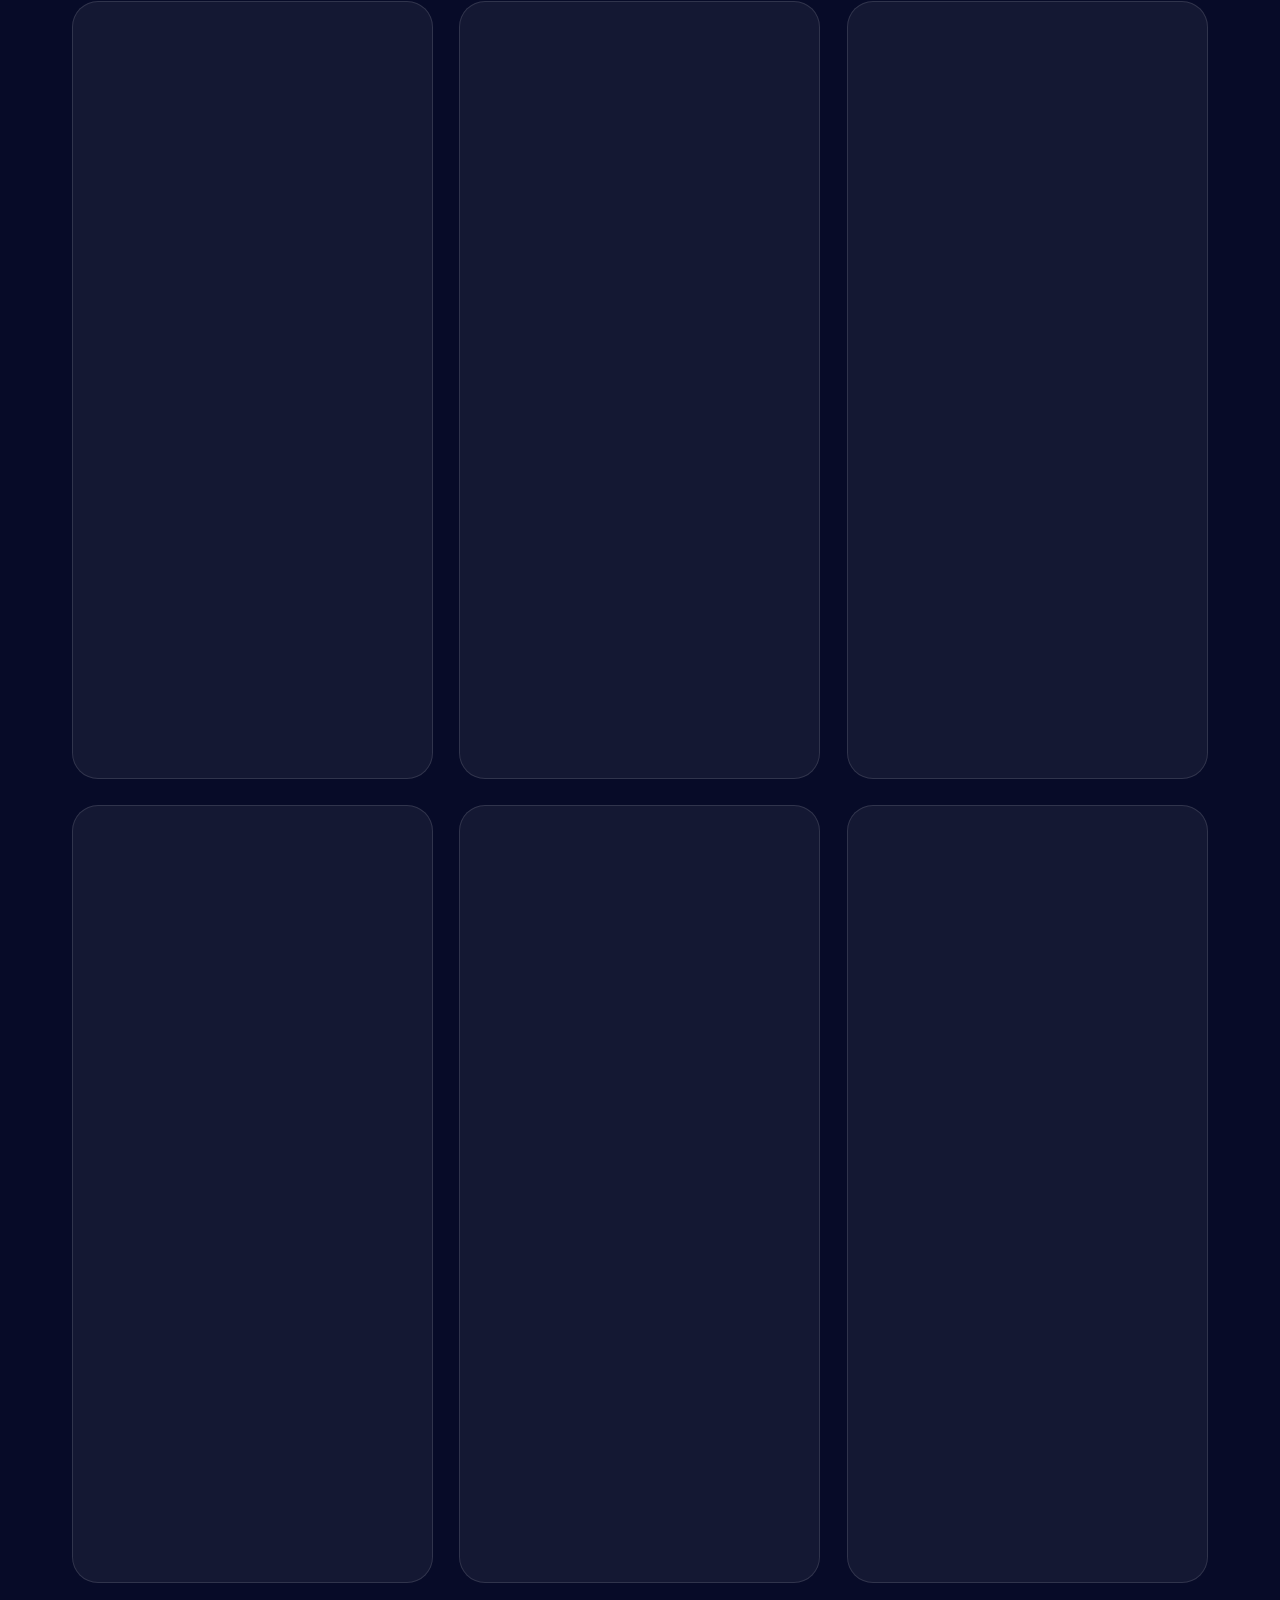
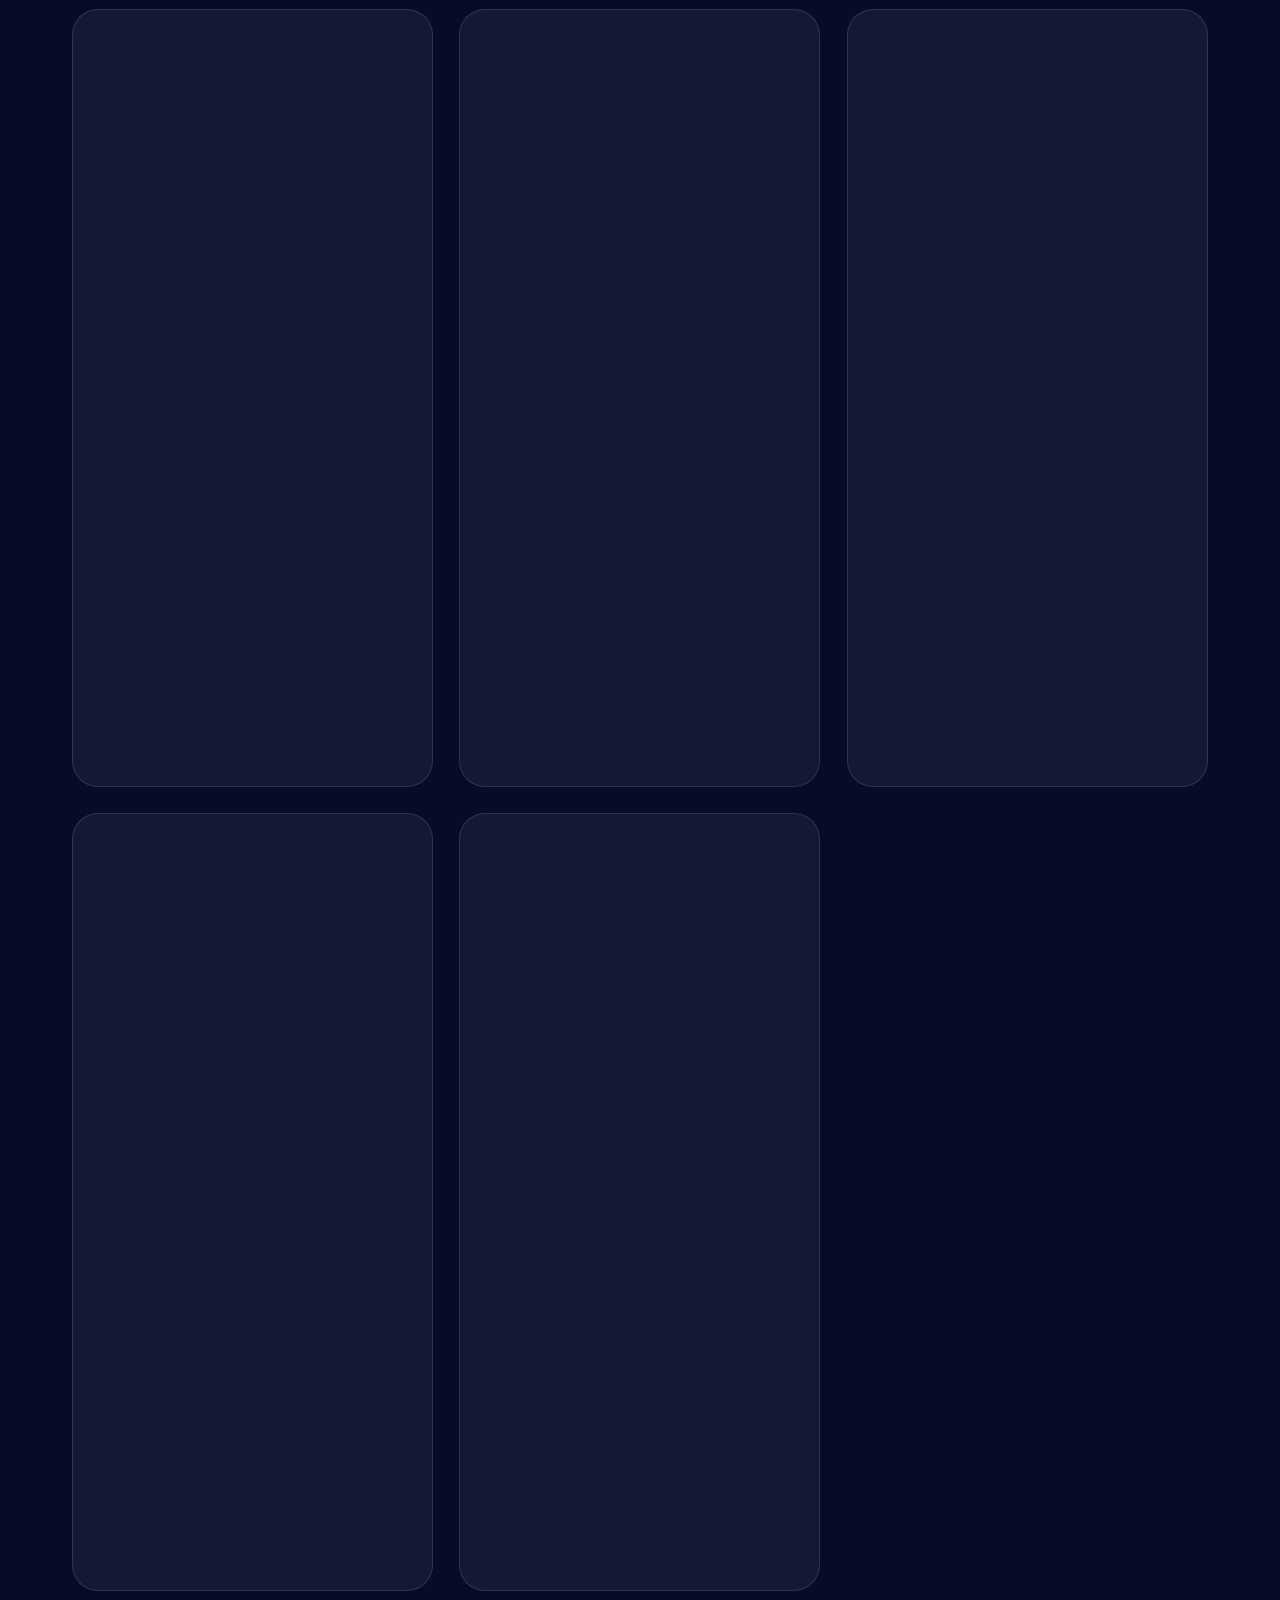
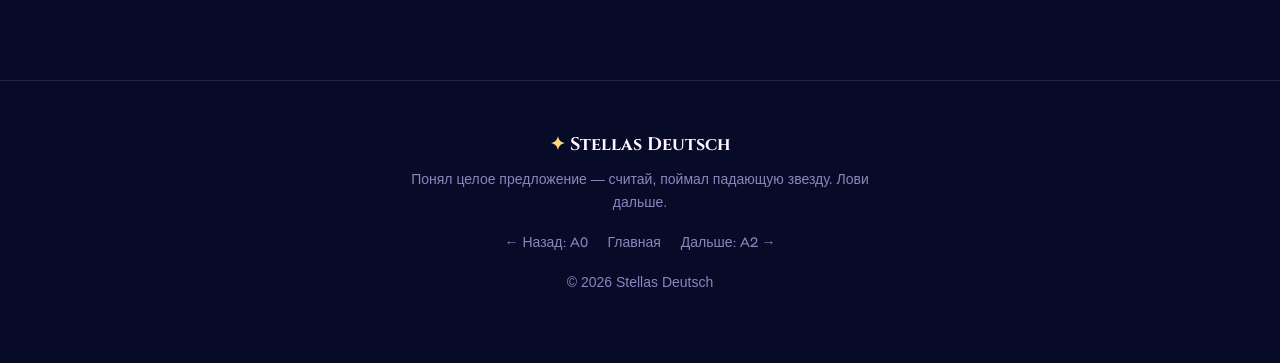
<file: a1.html>
<!DOCTYPE html>
<html lang="ru">
<head>
  <meta charset="UTF-8" />
  <meta name="viewport" content="width=device-width, initial-scale=1.0" />
  <title>A1 · Первое волшебство — Мультфильмы для немецкого | Stellas Deutsch</title>
  <meta name="description" content="Мультфильмы для немецкого уровня A1. Язык оживает: настоящие истории, живые эмоции, знакомые слова в потоке." />
  <link rel="preconnect" href="https://fonts.googleapis.com" />
  <link rel="preconnect" href="https://fonts.gstatic.com" crossorigin />
  <link href="https://fonts.googleapis.com/css2?family=Cinzel:wght@600;700&family=Fredoka:wght@400;500;600;700&display=swap" rel="stylesheet" />
  <link rel="stylesheet" href="assets/style.css" />
</head>
<body>
  <div class="sky"></div>
  <div class="stars"></div>

  <nav class="nav">
    <div class="nav-in">
      <a class="brand" href="index.html"><span class="logo-star">✦</span> Stellas Deutsch</a>
      <div class="nav-links">
        <a href="index.html">Главная</a>
        <a href="a0.html">A0</a>
        <a href="a1.html" class="active">A1</a>
        <a href="a2.html">A2</a>
      </div>
    </div>
  </nav>

  <header class="level-hero">
    <div class="level-badge"><span style="color:#5cc8ff">●</span> Уровень A1 · Первое волшебство</div>
    <h1 style="background:linear-gradient(180deg,#fff,#bfe4ff);-webkit-background-clip:text;background-clip:text;color:transparent">A1</h1>
    <div class="sub">Слова ожили. Пора складывать их вместе.</div>
    <p class="intro">
      A1 — язык оживает. Ты уже ловишь знакомые слова в потоке. Это чистая магия.
      Мультфильмы здесь длиннее и ярче. Появляются настоящие истории и настоящие эмоции.
      Смотри с субтитрами. Не бойся паузы. Каждое понятое предложение — маленькое чудо.
    </p>
  </header>

  <div class="controls">
    <div class="controls-in">
      <div class="search">
        <span class="ico">⌕</span>
        <input id="search" type="text" placeholder="Поиск: название, жанр, платформа…" />
      </div>
      <div class="select-wrap">
        <select id="sort" aria-label="Сортировка">
          <option value="rating-desc">Сначала лучшие ★</option>
          <option value="rating-asc">Сначала скромные</option>
          <option value="year-desc">Новее</option>
          <option value="year-asc">Старее</option>
          <option value="length-asc">Короче</option>
          <option value="length-desc">Длиннее</option>
          <option value="title-asc">Название A–Z</option>
        </select>
      </div>
    </div>
  </div>

  <main class="wrap">
    <div class="chips" id="chips"></div>
    <div style="display:flex;margin-bottom:14px"><span class="result-count" id="count"></span></div>
    <div class="grid" id="grid"></div>
  </main>

  <footer class="footer">
    <div class="fbrand"><span style="color:var(--gold)">✦</span> Stellas Deutsch</div>
    <div class="fline">Понял целое предложение — считай, поймал падающую звезду. Лови дальше.</div>
    <div class="fnav">
      <a href="a0.html">← Назад: A0</a>
      <a href="index.html">Главная</a>
      <a href="a2.html">Дальше: A2 →</a>
    </div>
    <div>© 2026 Stellas Deutsch</div>
  </footer>

  <script src="assets/data.js"></script>
  <script src="assets/app.js"></script>
  <script>initCatalog({ level: "A1" });</script>
</body>
</html>
</file>
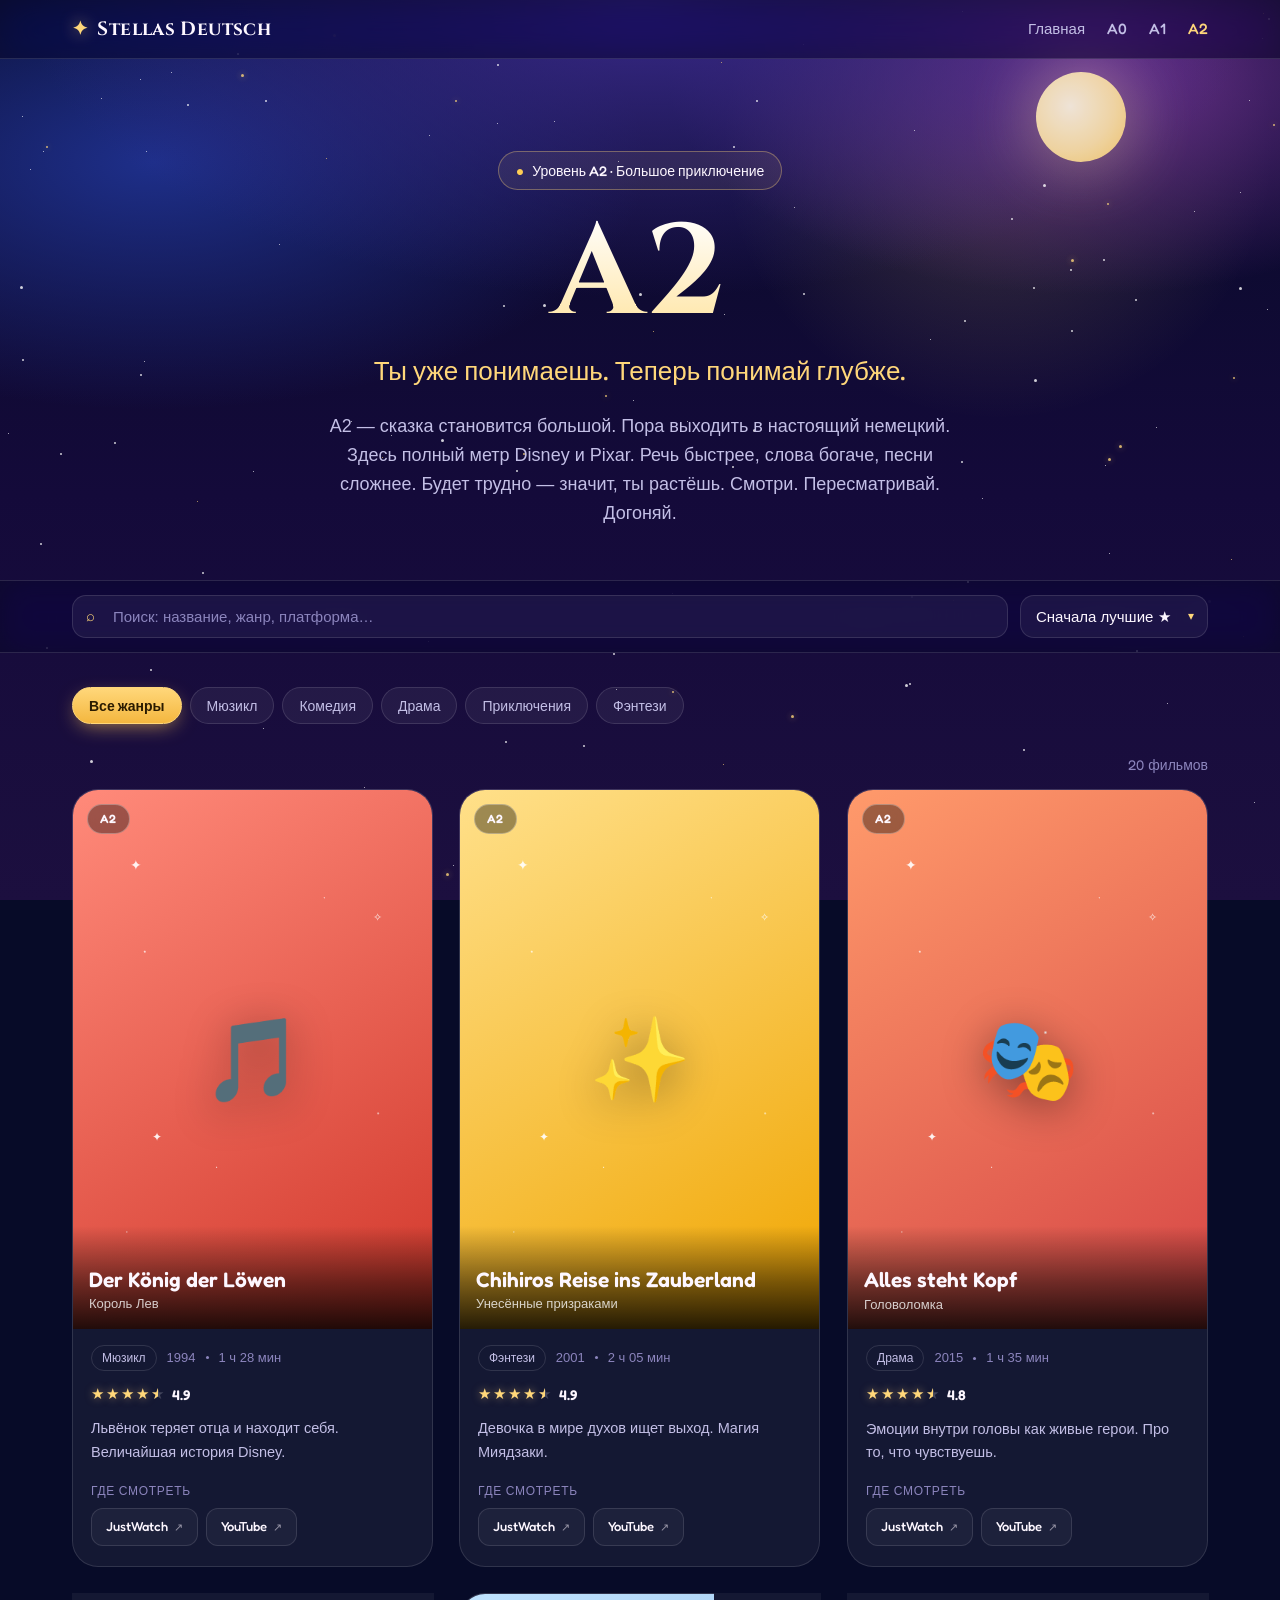
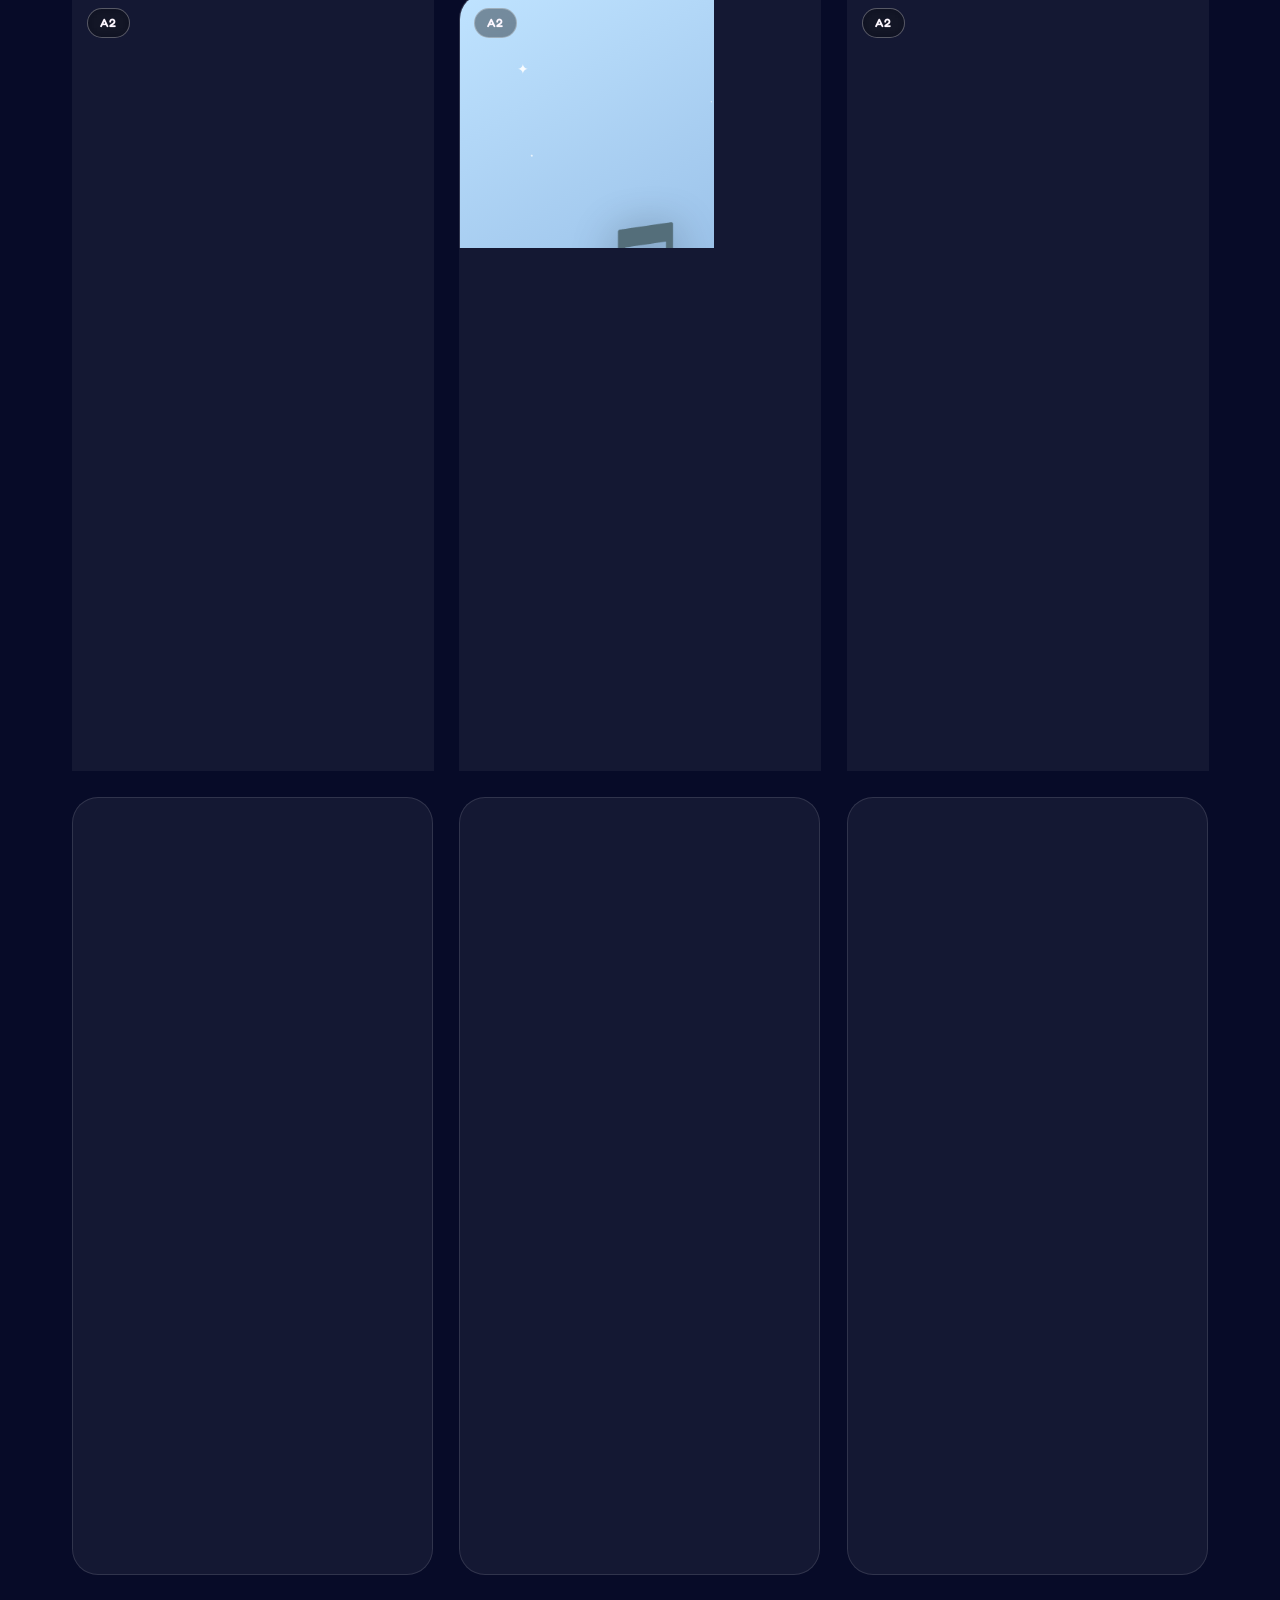
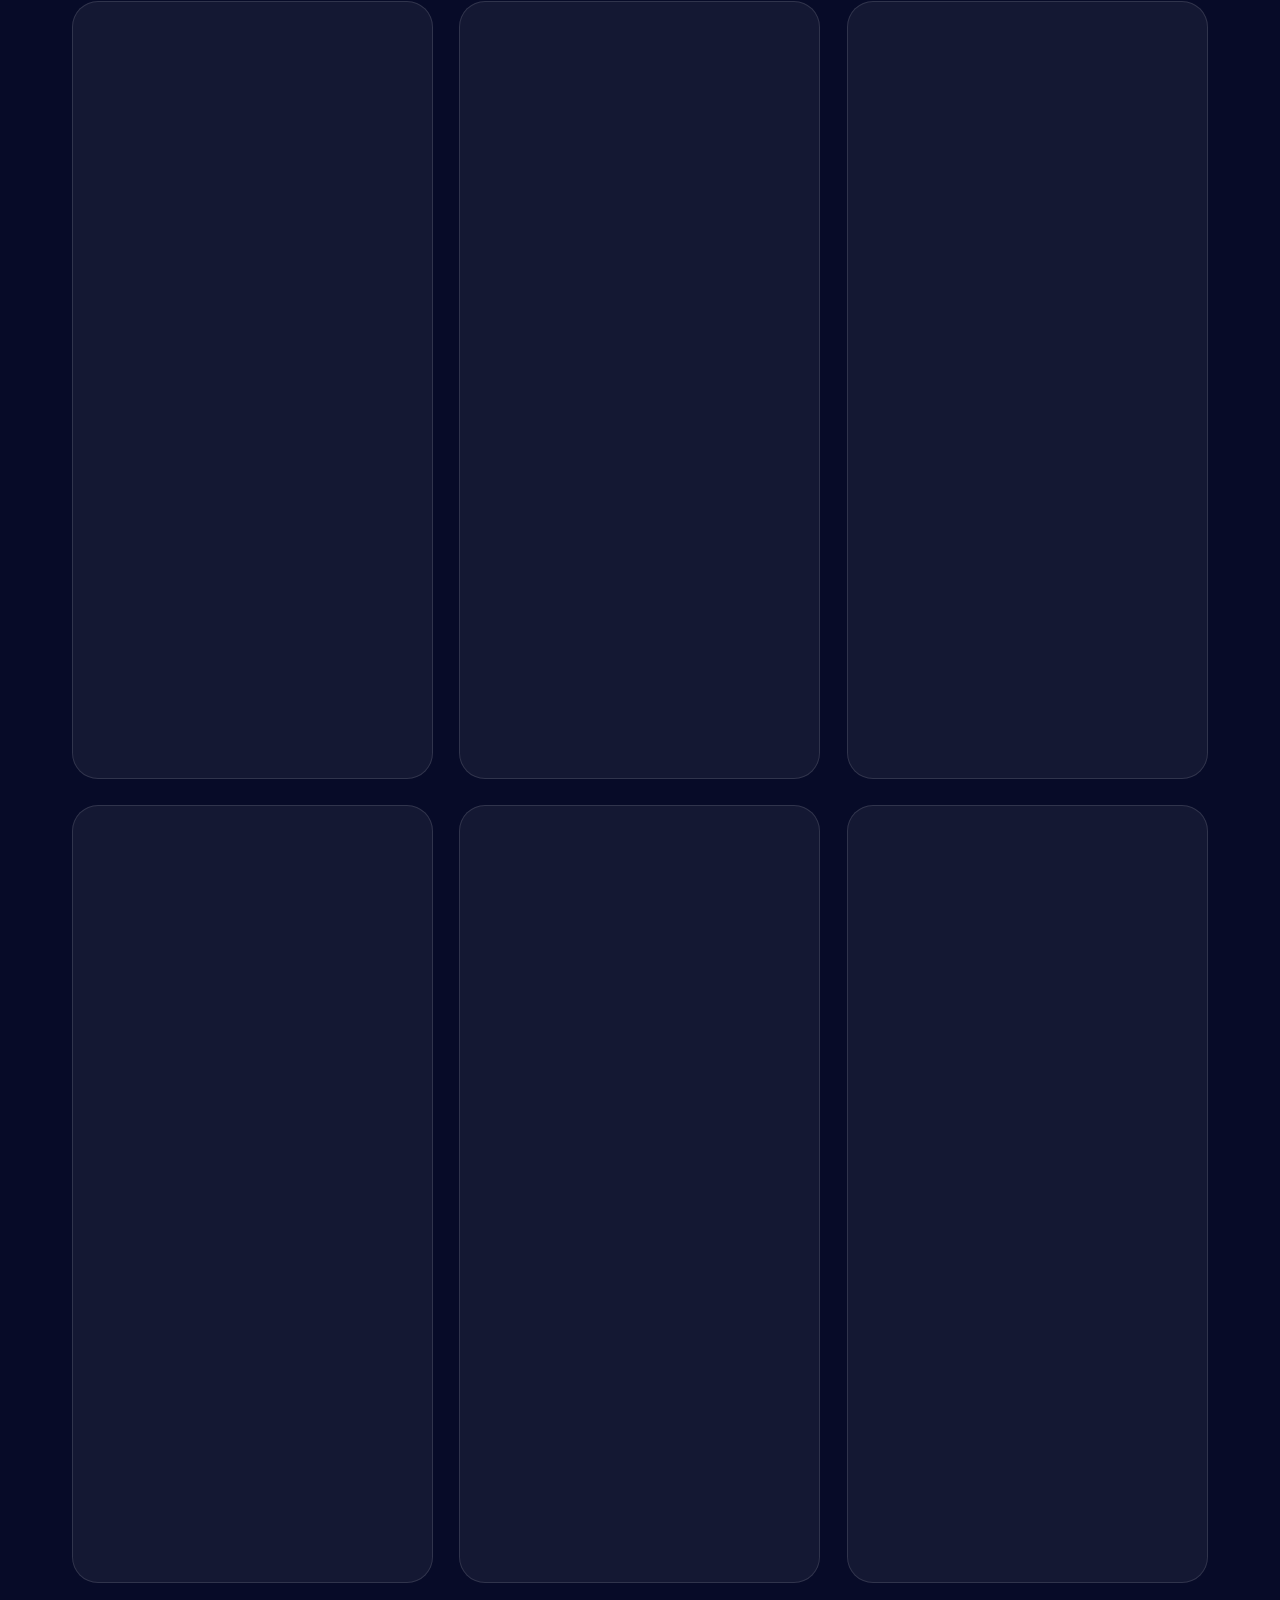
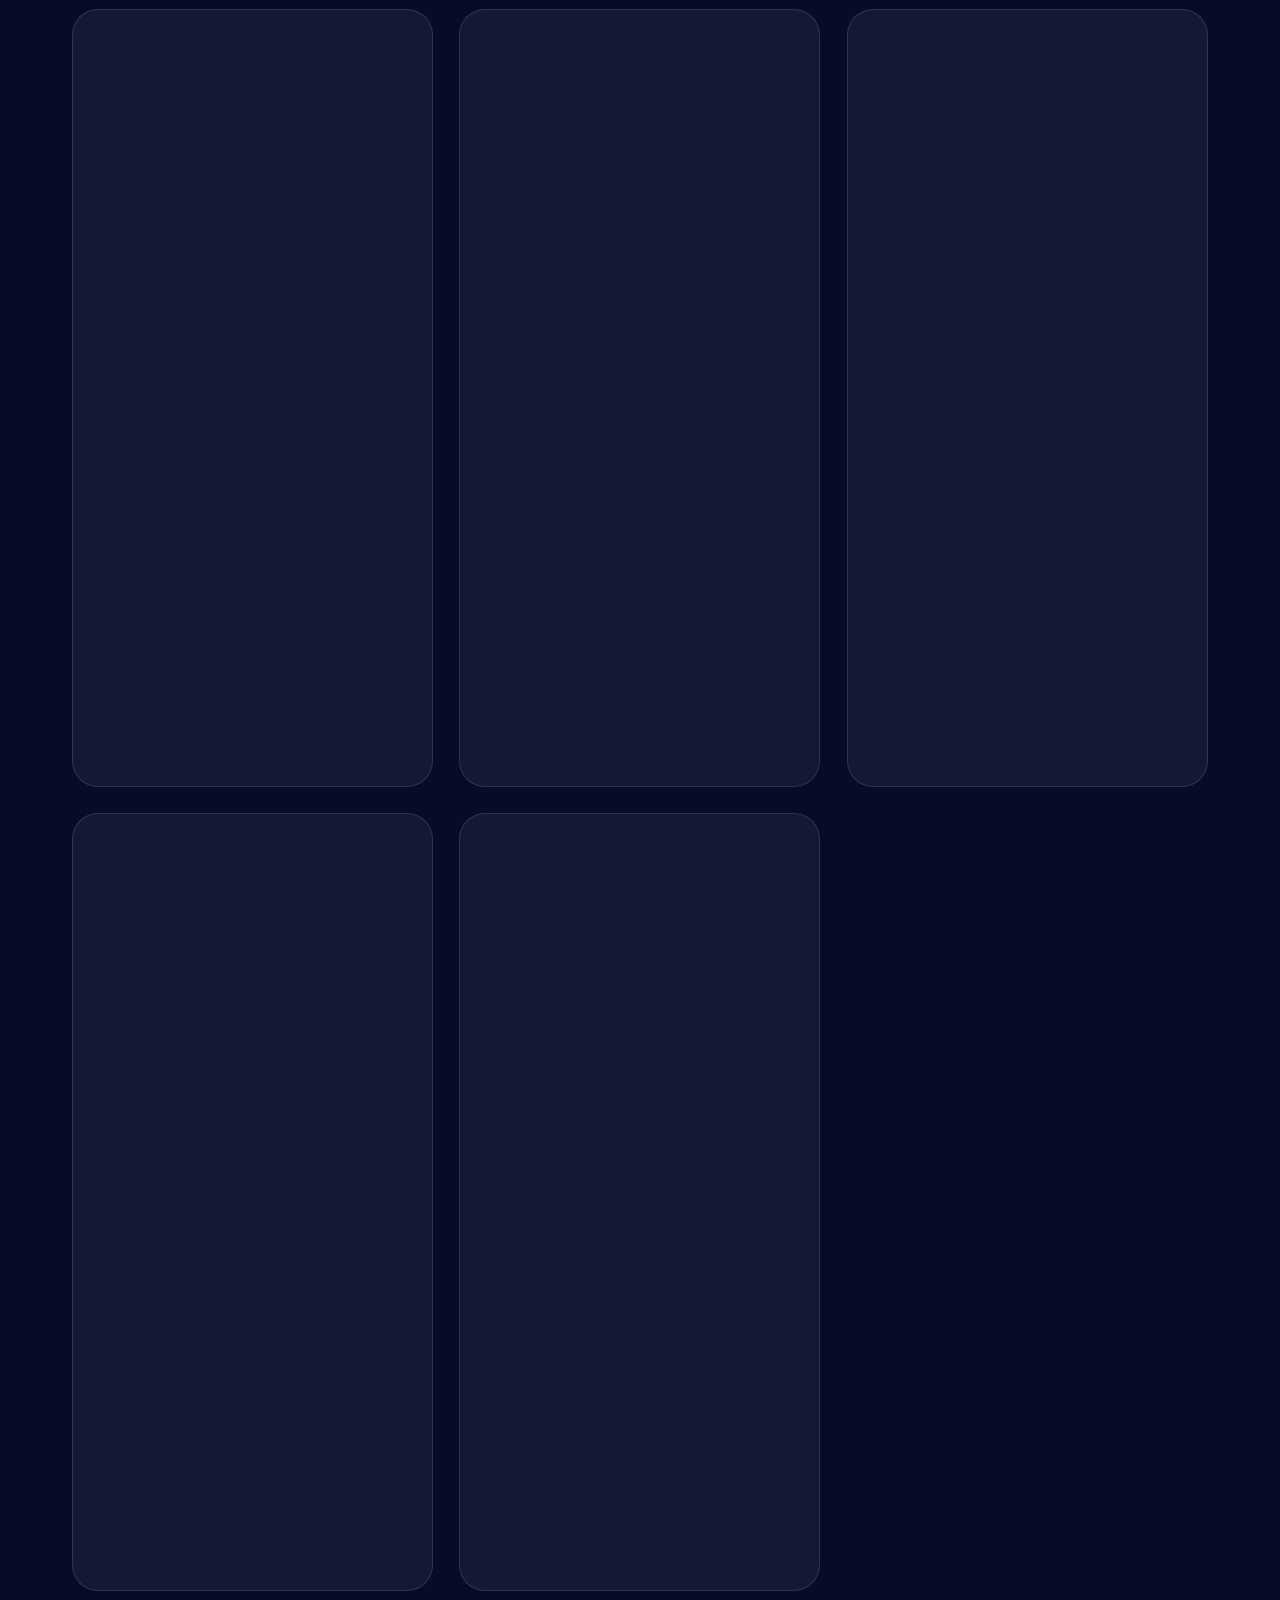
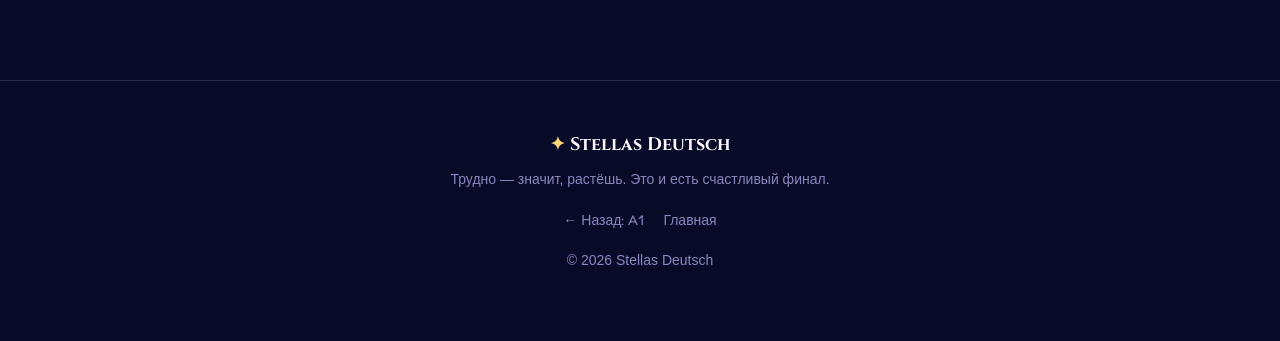
<file: a2.html>
<!DOCTYPE html>
<html lang="ru">
<head>
  <meta charset="UTF-8" />
  <meta name="viewport" content="width=device-width, initial-scale=1.0" />
  <title>A2 · Большое приключение — Мультфильмы для немецкого | Stellas Deutsch</title>
  <meta name="description" content="Мультфильмы для немецкого уровня A2. Полный метр Disney и Pixar: речь быстрее, слова богаче, песни сложнее." />
  <link rel="preconnect" href="https://fonts.googleapis.com" />
  <link rel="preconnect" href="https://fonts.gstatic.com" crossorigin />
  <link href="https://fonts.googleapis.com/css2?family=Cinzel:wght@600;700&family=Fredoka:wght@400;500;600;700&display=swap" rel="stylesheet" />
  <link rel="stylesheet" href="assets/style.css" />
</head>
<body>
  <div class="sky"></div>
  <div class="stars"></div>

  <nav class="nav">
    <div class="nav-in">
      <a class="brand" href="index.html"><span class="logo-star">✦</span> Stellas Deutsch</a>
      <div class="nav-links">
        <a href="index.html">Главная</a>
        <a href="a0.html">A0</a>
        <a href="a1.html">A1</a>
        <a href="a2.html" class="active">A2</a>
      </div>
    </div>
  </nav>

  <header class="level-hero">
    <div class="level-badge"><span style="color:#ffce54">●</span> Уровень A2 · Большое приключение</div>
    <h1 style="background:linear-gradient(180deg,#fff,#ffe4a0);-webkit-background-clip:text;background-clip:text;color:transparent">A2</h1>
    <div class="sub">Ты уже понимаешь. Теперь понимай глубже.</div>
    <p class="intro">
      A2 — сказка становится большой. Пора выходить в настоящий немецкий.
      Здесь полный метр Disney и Pixar. Речь быстрее, слова богаче, песни сложнее.
      Будет трудно — значит, ты растёшь. Смотри. Пересматривай. Догоняй.
    </p>
  </header>

  <div class="controls">
    <div class="controls-in">
      <div class="search">
        <span class="ico">⌕</span>
        <input id="search" type="text" placeholder="Поиск: название, жанр, платформа…" />
      </div>
      <div class="select-wrap">
        <select id="sort" aria-label="Сортировка">
          <option value="rating-desc">Сначала лучшие ★</option>
          <option value="rating-asc">Сначала скромные</option>
          <option value="year-desc">Новее</option>
          <option value="year-asc">Старее</option>
          <option value="length-asc">Короче</option>
          <option value="length-desc">Длиннее</option>
          <option value="title-asc">Название A–Z</option>
        </select>
      </div>
    </div>
  </div>

  <main class="wrap">
    <div class="chips" id="chips"></div>
    <div style="display:flex;margin-bottom:14px"><span class="result-count" id="count"></span></div>
    <div class="grid" id="grid"></div>
  </main>

  <footer class="footer">
    <div class="fbrand"><span style="color:var(--gold)">✦</span> Stellas Deutsch</div>
    <div class="fline">Трудно — значит, растёшь. Это и есть счастливый финал.</div>
    <div class="fnav">
      <a href="a1.html">← Назад: A1</a>
      <a href="index.html">Главная</a>
    </div>
    <div>© 2026 Stellas Deutsch</div>
  </footer>

  <script src="assets/data.js"></script>
  <script src="assets/app.js"></script>
  <script>initCatalog({ level: "A2" });</script>
</body>
</html>
</file>
<file: assets/style.css>
/* =========================================================
   Stellas Deutsch — Zeichentrick
   Disney-стиль · волшебное ночное небо, замок, фейерверки
   ========================================================= */

:root {
  --bg: #070b28;
  --bg-2: #140a3a;
  --ink: #fdf7ff;
  --ink-dim: #c3bfe6;
  --ink-faint: #8c85bd;
  --line: rgba(255, 255, 255, 0.12);
  --card: rgba(255, 255, 255, 0.055);
  --card-hover: rgba(255, 255, 255, 0.09);
  --gold: #ffd77a;
  --gold-deep: #f4b73f;
  --pink: #ff8ac2;
  --sky: #6ec9ff;
  --accent: #8db4ff;
  --accent-a0: #ff8ac2;
  --accent-a1: #5cc8ff;
  --accent-a2: #ffce54;
  --radius: 26px;
  --maxw: 1180px;
  --ease: cubic-bezier(0.22, 1, 0.36, 1);
  --font-display: "Fredoka", -apple-system, "Segoe UI", sans-serif;
  --font-fairy: "Cinzel", Georgia, serif;
}

* { margin: 0; padding: 0; box-sizing: border-box; }
html { scroll-behavior: smooth; }

body {
  font-family: -apple-system, BlinkMacSystemFont, "SF Pro Text",
    "Segoe UI", Roboto, Helvetica, Arial, sans-serif;
  background: var(--bg);
  color: var(--ink);
  line-height: 1.5;
  -webkit-font-smoothing: antialiased;
  text-rendering: optimizeLegibility;
  overflow-x: hidden;
}
a { color: inherit; text-decoration: none; }
img { max-width: 100%; display: block; }

/* ---------- Волшебное небо ---------- */
.sky {
  position: fixed;
  inset: 0;
  z-index: -3;
  background:
    radial-gradient(ellipse 80% 55% at 50% 0%, #3a2a8c 0%, transparent 60%),
    radial-gradient(ellipse 60% 45% at 85% 8%, #6a2f8f 0%, transparent 55%),
    radial-gradient(ellipse 70% 50% at 12% 18%, #1e2f8a 0%, transparent 55%),
    radial-gradient(circle at 78% 16%, rgba(255,215,122,0.20) 0%, transparent 22%),
    linear-gradient(180deg, var(--bg) 0%, var(--bg-2) 55%, #1c0f3f 100%);
}
/* Луна */
.sky::after {
  content: "";
  position: absolute;
  top: 8%; right: 12%;
  width: 90px; height: 90px;
  border-radius: 50%;
  background: radial-gradient(circle at 38% 38%, #fff7e0, #ffe6a8 55%, #ffd16a);
  box-shadow: 0 0 60px 12px rgba(255, 224, 160, 0.35);
  opacity: 0.9;
}
.stars { position: fixed; inset: 0; z-index: -2; pointer-events: none; }
.stars i {
  position: absolute;
  border-radius: 50%;
  background: #fff;
  opacity: 0.8;
  animation: twinkle var(--dur, 4s) var(--ease) infinite alternate;
}
.stars i.gold { background: var(--gold); box-shadow: 0 0 6px rgba(255,215,122,.8); }
@keyframes twinkle {
  from { opacity: 0.15; transform: scale(0.5); }
  to   { opacity: 1; transform: scale(1.2); }
}
/* Летящая пыльца/звезда с хвостом (Tinker Bell) */
.pixie {
  position: absolute;
  width: 4px; height: 4px;
  border-radius: 50%;
  background: var(--gold);
  box-shadow: 0 0 10px 3px rgba(255, 215, 122, 0.9);
  opacity: 0;
}
/* Фейерверк */
.firework { position: absolute; width: 6px; height: 6px; }
.firework span {
  position: absolute; left: 0; top: 0;
  width: 4px; height: 4px; border-radius: 50%;
  opacity: 0;
}

/* Силуэт замка внизу героя */
.castle {
  position: absolute;
  left: 0; right: 0; bottom: -1px;
  width: 100%;
  z-index: 0;
  pointer-events: none;
  filter: drop-shadow(0 -6px 30px rgba(120, 90, 220, 0.35));
}
.castle svg { width: 100%; height: auto; display: block; }

/* ---------- Навигация ---------- */
.nav {
  position: sticky; top: 0; z-index: 100;
  backdrop-filter: saturate(180%) blur(18px);
  -webkit-backdrop-filter: saturate(180%) blur(18px);
  background: rgba(9, 8, 34, 0.6);
  border-bottom: 1px solid var(--line);
}
.nav-in {
  max-width: var(--maxw); margin: 0 auto;
  padding: 0 22px; height: 58px;
  display: flex; align-items: center; gap: 26px;
}
.brand {
  font-family: var(--font-fairy);
  font-weight: 700;
  letter-spacing: 0.02em;
  display: flex; align-items: center; gap: 9px;
  font-size: 19px;
}
.brand .logo-star {
  color: var(--gold);
  filter: drop-shadow(0 0 8px rgba(255,215,122,.7));
  animation: sparkle 2.4s ease-in-out infinite;
}
@keyframes sparkle {
  0%, 100% { transform: scale(1) rotate(0); opacity: 1; }
  50% { transform: scale(1.25) rotate(18deg); opacity: 0.85; }
}
.nav-links {
  display: flex; gap: 22px; margin-left: auto;
  font-size: 15px; color: var(--ink-dim);
  font-family: var(--font-display); font-weight: 500;
}
.nav-links a { transition: color 0.2s; }
.nav-links a:hover, .nav-links a.active { color: var(--gold); }

.wrap { max-width: var(--maxw); margin: 0 auto; padding: 0 22px; }

/* ---------- Hero ---------- */
.hero {
  text-align: center;
  padding: 108px 22px 200px;
  position: relative;
}
.eyebrow {
  font-family: var(--font-display);
  font-size: 15px; font-weight: 600;
  letter-spacing: 0.16em; text-transform: uppercase;
  color: var(--gold);
  margin-bottom: 20px;
}
.hero h1 {
  font-family: var(--font-fairy);
  font-size: clamp(44px, 8vw, 92px);
  line-height: 1.04;
  font-weight: 700;
  letter-spacing: 0.01em;
  background: linear-gradient(180deg, #fff 0%, #ffe9b8 45%, var(--gold-deep) 100%);
  -webkit-background-clip: text;
  background-clip: text;
  color: transparent;
  position: relative;
  text-shadow: 0 2px 40px rgba(255, 210, 120, 0.25);
}
/* золотой блик, бегущий по заголовку */
.hero h1 .shine {
  background: linear-gradient(110deg, transparent 20%, #fffbe9 48%, transparent 60%);
  -webkit-background-clip: text; background-clip: text; color: transparent;
  position: absolute; inset: 0;
  background-size: 250% 100%;
  animation: shine 5s linear infinite;
  pointer-events: none;
}
@keyframes shine { from { background-position: 200% 0; } to { background-position: -60% 0; } }

.hero .lead {
  max-width: 640px; margin: 26px auto 0;
  font-size: clamp(18px, 2.4vw, 22px);
  color: var(--ink-dim); line-height: 1.55;
}
.hero .lead b { color: var(--ink); font-weight: 600; }

.punch {
  margin: 40px auto 0;
  display: flex; flex-wrap: wrap; gap: 10px;
  justify-content: center; max-width: 640px;
}
.punch span {
  font-family: var(--font-display); font-weight: 500;
  font-size: 15px; padding: 9px 17px;
  border: 1px solid rgba(255,215,122,0.35);
  border-radius: 999px; color: var(--ink);
  background: rgba(255, 215, 122, 0.08);
}

/* ---------- Кнопки уровней (главная) ---------- */
.levels-grid {
  display: grid; grid-template-columns: repeat(3, 1fr);
  gap: 22px; margin-top: 68px; position: relative; z-index: 1;
}
.level-card {
  position: relative;
  border: 1px solid var(--line);
  border-radius: var(--radius);
  padding: 36px 30px 30px;
  background: var(--card);
  overflow: hidden;
  transition: transform 0.5s var(--ease), border-color 0.4s, background 0.4s, box-shadow 0.4s;
  display: flex; flex-direction: column;
  min-height: 268px;
}
.level-card:hover {
  transform: translateY(-8px);
  border-color: rgba(255,215,122,0.5);
  background: var(--card-hover);
  box-shadow: 0 24px 60px -22px rgba(120, 80, 220, 0.6);
}
.level-card .glow {
  position: absolute; width: 240px; height: 240px;
  border-radius: 50%; filter: blur(64px); opacity: 0.55;
  top: -80px; right: -60px; z-index: 0;
}
.level-card > * { position: relative; z-index: 1; }
.level-code {
  font-family: var(--font-fairy);
  font-size: 54px; font-weight: 700; letter-spacing: 0.01em;
}
.level-card .lname {
  font-family: var(--font-display); font-weight: 500;
  font-size: 15px; color: var(--gold); margin-top: 4px;
}
.level-card .ltag { margin-top: 18px; font-size: 17px; color: var(--ink); font-weight: 500; }
.level-card .go {
  margin-top: auto; padding-top: 22px;
  font-family: var(--font-display); font-weight: 600;
  font-size: 15px; display: inline-flex; align-items: center; gap: 6px;
  color: var(--gold);
}
.level-card .go .arrow { transition: transform 0.3s var(--ease); }
.level-card:hover .go .arrow { transform: translateX(6px); }

/* ---------- Секции ---------- */
.section { padding: 60px 0 40px; position: relative; z-index: 1; }
.section-head { text-align: center; margin-bottom: 44px; }
.section-head h2 {
  font-family: var(--font-fairy);
  font-size: clamp(30px, 4.5vw, 46px);
  font-weight: 700; letter-spacing: 0.01em;
  background: linear-gradient(180deg, #fff, #ffe4a8);
  -webkit-background-clip: text; background-clip: text; color: transparent;
}
.section-head p { color: var(--ink-dim); margin-top: 12px; font-size: 18px; }

/* ---------- Шапка уровня ---------- */
.level-hero { text-align: center; padding: 92px 22px 52px; position: relative; }
.level-badge {
  display: inline-flex; align-items: center; gap: 8px;
  font-family: var(--font-display); font-weight: 500;
  font-size: 14px; padding: 8px 17px; border-radius: 999px;
  border: 1px solid rgba(255,215,122,0.35);
  background: rgba(255,215,122,0.08); margin-bottom: 22px;
}
.level-hero h1 {
  font-family: var(--font-fairy);
  font-size: clamp(56px, 10vw, 128px);
  font-weight: 700; letter-spacing: 0.02em; line-height: 0.98;
}
.level-hero .sub {
  font-family: var(--font-display); font-weight: 500;
  font-size: clamp(19px, 3vw, 26px); margin-top: 14px; color: var(--gold);
}
.level-hero .intro {
  max-width: 650px; margin: 22px auto 0;
  color: var(--ink-dim); font-size: 18px; line-height: 1.6;
}

/* ---------- Панель управления ---------- */
.controls {
  position: sticky; top: 58px; z-index: 50;
  backdrop-filter: saturate(180%) blur(16px);
  -webkit-backdrop-filter: saturate(180%) blur(16px);
  background: rgba(9, 8, 34, 0.55);
  border-top: 1px solid var(--line);
  border-bottom: 1px solid var(--line);
  padding: 14px 0; margin-bottom: 34px;
}
.controls-in {
  max-width: var(--maxw); margin: 0 auto; padding: 0 22px;
  display: flex; flex-wrap: wrap; align-items: center; gap: 12px;
}
.search { flex: 1 1 210px; min-width: 180px; position: relative; }
.search input {
  width: 100%; background: var(--card);
  border: 1px solid var(--line); color: var(--ink);
  border-radius: 14px; padding: 12px 14px 12px 40px;
  font-size: 15px; font-family: inherit;
  transition: border-color 0.2s, background 0.2s;
}
.search input:focus { outline: none; border-color: var(--gold); background: rgba(255,215,122,0.06); }
.search input::placeholder { color: var(--ink-faint); }
.search .ico { position: absolute; left: 14px; top: 50%; transform: translateY(-50%); color: var(--gold); font-size: 15px; }

.select-wrap { position: relative; }
.select-wrap::after {
  content: "▾"; position: absolute; right: 14px; top: 50%;
  transform: translateY(-50%); pointer-events: none;
  color: var(--gold); font-size: 12px;
}
select {
  appearance: none; -webkit-appearance: none;
  background: var(--card); border: 1px solid var(--line);
  color: var(--ink); border-radius: 14px;
  padding: 12px 36px 12px 15px; font-size: 15px;
  font-family: inherit; cursor: pointer; transition: border-color 0.2s;
}
select:focus { outline: none; border-color: var(--gold); }
select option { background: #180f42; color: var(--ink); }

.chips { display: flex; flex-wrap: wrap; gap: 8px; margin: 0 auto 30px; }
.chip {
  font-family: var(--font-display); font-weight: 500;
  font-size: 14px; padding: 9px 16px; border-radius: 999px;
  border: 1px solid var(--line); background: var(--card);
  color: var(--ink-dim); cursor: pointer;
  transition: all 0.2s var(--ease); white-space: nowrap;
}
.chip:hover { color: var(--ink); border-color: rgba(255,215,122,0.5); }
.chip.active {
  background: linear-gradient(180deg, var(--gold), var(--gold-deep));
  color: #2a1b00; border-color: var(--gold); font-weight: 600;
  box-shadow: 0 6px 20px -6px rgba(255, 200, 90, 0.7);
}

.result-count {
  font-family: var(--font-display);
  font-size: 14px; color: var(--ink-faint); margin-left: auto;
}

/* ---------- Сетка карточек ---------- */
.grid {
  display: grid;
  grid-template-columns: repeat(auto-fill, minmax(300px, 1fr));
  gap: 26px; padding-bottom: 90px; position: relative; z-index: 1;
}
.card {
  border: 1px solid var(--line);
  border-radius: var(--radius); overflow: hidden;
  background: var(--card);
  transition: transform 0.5s var(--ease), border-color 0.4s, background 0.4s, box-shadow 0.4s;
  display: flex; flex-direction: column;
  opacity: 0; transform: translateY(18px);
  animation: rise 0.6s var(--ease) forwards;
  content-visibility: auto;
  contain-intrinsic-size: auto 560px;
}
@keyframes rise { to { opacity: 1; transform: translateY(0); } }
.card:hover {
  transform: translateY(-9px);
  border-color: rgba(255,215,122,0.45);
  background: var(--card-hover);
  box-shadow: 0 28px 64px -26px rgba(130, 90, 230, 0.7);
}

.poster {
  position: relative; aspect-ratio: 2 / 3;
  display: flex; align-items: center; justify-content: center; overflow: hidden;
}
.poster .grad { position: absolute; inset: 0; }
.poster .poster-img {
  position: absolute; inset: 0; z-index: 1;
  width: 100%; height: 100%; object-fit: cover;
  background: rgba(0,0,0,0.2);
}
.poster .grain {
  position: absolute; inset: 0;
  background:
    radial-gradient(1.5px 1.5px at 20% 30%, rgba(255,255,255,.95), transparent),
    radial-gradient(1px 1px at 70% 20%, rgba(255,255,255,.8), transparent),
    radial-gradient(1px 1px at 40% 70%, rgba(255,255,255,.85), transparent),
    radial-gradient(1.5px 1.5px at 85% 60%, rgba(255,255,255,.7), transparent),
    radial-gradient(2px 2px at 55% 45%, rgba(255,255,255,.95), transparent),
    radial-gradient(1px 1px at 15% 82%, rgba(255,255,255,.8), transparent);
}
/* мерцающая пыльца поверх постера */
.poster .sparkle { position: absolute; color: rgba(255,255,255,.9); font-size: 14px; animation: floaty 3.5s ease-in-out infinite; }
.poster .sparkle.s1 { top: 12%; left: 16%; animation-delay: .2s; }
.poster .sparkle.s2 { top: 22%; right: 14%; font-size: 11px; animation-delay: 1.1s; }
.poster .sparkle.s3 { bottom: 34%; left: 22%; font-size: 12px; animation-delay: 2s; }
@keyframes floaty { 0%,100% { transform: translateY(0) scale(.9); opacity: .5; } 50% { transform: translateY(-6px) scale(1.15); opacity: 1; } }

.poster .glyph {
  position: relative; font-size: 82px;
  filter: drop-shadow(0 8px 22px rgba(0,0,0,.4));
  transition: transform 0.6s var(--ease);
}
.card:hover .poster .glyph { transform: scale(1.14) translateY(-5px) rotate(-3deg); }
.poster .lvl-tag {
  position: absolute; top: 14px; left: 14px; z-index: 3;
  font-family: var(--font-display); font-weight: 600;
  font-size: 12px; letter-spacing: 0.03em;
  padding: 5px 12px; border-radius: 999px;
  background: rgba(0,0,0,0.38); backdrop-filter: blur(6px);
  border: 1px solid rgba(255,255,255,0.3);
}
.poster .title-plate {
  position: absolute; left: 0; right: 0; bottom: 0; z-index: 2;
  padding: 42px 16px 15px;
  background: linear-gradient(0deg, rgba(0,0,0,.85), rgba(0,0,0,.5) 45%, transparent);
}
.poster .title-plate .t {
  font-family: var(--font-display); font-weight: 600;
  font-size: 21px; letter-spacing: 0; line-height: 1.15;
}
.poster .title-plate .tr { font-size: 13px; color: rgba(255,255,255,0.78); margin-top: 2px; }

.card-body { padding: 16px 18px 20px; display: flex; flex-direction: column; flex: 1; }
.meta-row {
  display: flex; align-items: center; gap: 10px;
  font-size: 13px; color: var(--ink-faint);
  margin-bottom: 12px; flex-wrap: wrap;
}
.meta-row .dot { width: 3px; height: 3px; border-radius: 50%; background: currentColor; }
.genre-pill {
  font-family: var(--font-display); font-size: 12px; color: var(--ink-dim);
  border: 1px solid var(--line); padding: 3px 10px; border-radius: 999px;
}

.rating { display: flex; align-items: center; gap: 8px; margin-bottom: 12px; }
.stars-row { display: inline-flex; gap: 2px; }
.stars-row .s { font-size: 15px; color: rgba(255,255,255,0.2); position: relative; }
.stars-row .s.full { color: var(--gold); text-shadow: 0 0 8px rgba(255,215,122,.5); }
.stars-row .s.half::before {
  content: "★"; position: absolute; left: 0; top: 0;
  width: 50%; overflow: hidden; color: var(--gold);
}
.rating .num { font-family: var(--font-display); font-size: 14px; font-weight: 600; color: var(--ink); }

.review { font-size: 14.5px; color: var(--ink-dim); line-height: 1.62; flex: 1; }

.watch { margin-top: 18px; }
.watch-label {
  font-family: var(--font-display); font-size: 12px;
  color: var(--ink-faint); margin-bottom: 8px; letter-spacing: 0.06em; text-transform: uppercase;
}
.watch-links { display: flex; flex-wrap: wrap; gap: 8px; }
.watch-links a {
  font-family: var(--font-display); font-size: 13px; font-weight: 500;
  padding: 8px 14px; border-radius: 12px;
  border: 1px solid var(--line); background: rgba(255,255,255,0.04);
  color: var(--ink); transition: all 0.2s var(--ease);
  display: inline-flex; align-items: center; gap: 6px;
}
.watch-links a:hover {
  background: linear-gradient(180deg, var(--gold), var(--gold-deep));
  color: #2a1b00; border-color: var(--gold);
}
.watch-links a .ext { opacity: 0.55; font-size: 11px; }

.empty { text-align: center; padding: 80px 20px; color: var(--ink-faint); grid-column: 1 / -1; }
.empty .big {
  font-family: var(--font-fairy); font-size: 24px;
  color: var(--ink-dim); margin-bottom: 8px; font-weight: 700;
}

/* ---------- Футер ---------- */
.footer {
  border-top: 1px solid var(--line);
  padding: 50px 22px 70px; text-align: center;
  color: var(--ink-faint); font-size: 14px;
  position: relative; z-index: 1;
}
.footer .fbrand {
  font-family: var(--font-fairy); color: var(--ink);
  font-weight: 700; font-size: 18px; margin-bottom: 10px;
}
.footer .fline { max-width: 480px; margin: 0 auto 18px; line-height: 1.6; }
.footer .fnav {
  font-family: var(--font-display);
  display: flex; gap: 20px; justify-content: center; margin-bottom: 20px;
}
.footer .fnav a:hover { color: var(--gold); }

/* ---------- Адаптив ---------- */
@media (max-width: 760px) {
  .levels-grid { grid-template-columns: 1fr; }
  .nav-links { gap: 15px; }
  .hero { padding-bottom: 150px; }
  .result-count { width: 100%; margin: 4px 0 0; text-align: right; }
}
@media (prefers-reduced-motion: reduce) {
  * { animation: none !important; scroll-behavior: auto; }
  .card { opacity: 1; transform: none; }
}
</file>
<file: filme/assets/style.css>
/* =========================================================
   Stellas Deutsch — Kino
   Apple-стиль · звёздная тематика
   ========================================================= */

:root {
  --bg: #05060d;
  --bg-2: #0a0d1c;
  --ink: #f5f5f7;
  --ink-dim: #a1a1b3;
  --ink-faint: #6e6e82;
  --line: rgba(255, 255, 255, 0.10);
  --card: rgba(255, 255, 255, 0.045);
  --card-hover: rgba(255, 255, 255, 0.075);
  --star: #ffd25f;
  --accent: #6ea8ff;
  --accent-a0: #ff5e8a;
  --accent-a1: #4d9fff;
  --accent-a2: #22d3a6;
  --radius: 22px;
  --maxw: 1180px;
  --ease: cubic-bezier(0.22, 1, 0.36, 1);
}

* { margin: 0; padding: 0; box-sizing: border-box; }

html { scroll-behavior: smooth; }

body {
  font-family: -apple-system, BlinkMacSystemFont, "SF Pro Display",
    "SF Pro Text", "Segoe UI", Roboto, Helvetica, Arial, sans-serif;
  background: var(--bg);
  color: var(--ink);
  line-height: 1.5;
  -webkit-font-smoothing: antialiased;
  text-rendering: optimizeLegibility;
  overflow-x: hidden;
}

a { color: inherit; text-decoration: none; }
img { max-width: 100%; display: block; }

/* ---------- Звёздный фон ---------- */
.sky {
  position: fixed;
  inset: 0;
  z-index: -2;
  background:
    radial-gradient(ellipse 90% 60% at 50% -10%, #1a2350 0%, transparent 60%),
    radial-gradient(ellipse 70% 50% at 85% 10%, #3a1d54 0%, transparent 55%),
    radial-gradient(ellipse 80% 60% at 10% 30%, #101a3a 0%, transparent 55%),
    linear-gradient(180deg, var(--bg) 0%, var(--bg-2) 100%);
}
.stars {
  position: fixed;
  inset: 0;
  z-index: -1;
  pointer-events: none;
}
.stars i {
  position: absolute;
  width: 2px; height: 2px;
  border-radius: 50%;
  background: #fff;
  opacity: 0.7;
  animation: twinkle var(--dur, 4s) var(--ease) infinite alternate;
}
@keyframes twinkle {
  from { opacity: 0.15; transform: scale(0.6); }
  to   { opacity: 0.95; transform: scale(1.15); }
}
.shooting {
  position: absolute;
  width: 120px; height: 1px;
  background: linear-gradient(90deg, #fff, transparent);
  opacity: 0;
  filter: drop-shadow(0 0 6px #fff);
}

/* ---------- Навигация ---------- */
.nav {
  position: sticky;
  top: 0;
  z-index: 100;
  backdrop-filter: saturate(180%) blur(20px);
  -webkit-backdrop-filter: saturate(180%) blur(20px);
  background: rgba(6, 8, 16, 0.62);
  border-bottom: 1px solid var(--line);
}
.nav-in {
  max-width: var(--maxw);
  margin: 0 auto;
  padding: 0 22px;
  height: 52px;
  display: flex;
  align-items: center;
  gap: 26px;
}
.brand {
  font-weight: 600;
  letter-spacing: -0.01em;
  display: flex;
  align-items: center;
  gap: 8px;
  font-size: 17px;
}
.brand .logo-star { color: var(--star); filter: drop-shadow(0 0 8px rgba(255,210,95,.5)); }
.nav-links {
  display: flex;
  gap: 22px;
  margin-left: auto;
  font-size: 14px;
  color: var(--ink-dim);
}
.nav-links a { transition: color 0.2s; }
.nav-links a:hover, .nav-links a.active { color: var(--ink); }

/* ---------- Общий контейнер ---------- */
.wrap { max-width: var(--maxw); margin: 0 auto; padding: 0 22px; }

/* ---------- Hero ---------- */
.hero {
  text-align: center;
  padding: 118px 22px 70px;
  position: relative;
}
.eyebrow {
  font-size: 15px;
  font-weight: 600;
  letter-spacing: 0.02em;
  color: var(--accent);
  margin-bottom: 18px;
}
.hero h1 {
  font-size: clamp(40px, 7vw, 84px);
  line-height: 1.03;
  font-weight: 700;
  letter-spacing: -0.035em;
  background: linear-gradient(180deg, #fff 0%, #b9c4e8 100%);
  -webkit-background-clip: text;
  background-clip: text;
  color: transparent;
}
.hero .lead {
  max-width: 620px;
  margin: 26px auto 0;
  font-size: clamp(18px, 2.4vw, 22px);
  color: var(--ink-dim);
  line-height: 1.5;
}
.hero .lead b { color: var(--ink); font-weight: 600; }

/* Kicker-строчки в стиле Шынгыса */
.punch {
  margin: 40px auto 0;
  display: flex;
  flex-wrap: wrap;
  gap: 10px;
  justify-content: center;
  max-width: 640px;
}
.punch span {
  font-size: 15px;
  padding: 8px 15px;
  border: 1px solid var(--line);
  border-radius: 999px;
  color: var(--ink-dim);
  background: var(--card);
}

/* ---------- Кнопки уровней (главная) ---------- */
.levels-grid {
  display: grid;
  grid-template-columns: repeat(3, 1fr);
  gap: 20px;
  margin-top: 64px;
}
.level-card {
  position: relative;
  border: 1px solid var(--line);
  border-radius: var(--radius);
  padding: 34px 28px 30px;
  background: var(--card);
  overflow: hidden;
  transition: transform 0.5s var(--ease), border-color 0.4s, background 0.4s;
  display: flex;
  flex-direction: column;
  min-height: 260px;
}
.level-card:hover {
  transform: translateY(-6px);
  border-color: rgba(255,255,255,0.22);
  background: var(--card-hover);
}
.level-card .glow {
  position: absolute;
  width: 220px; height: 220px;
  border-radius: 50%;
  filter: blur(60px);
  opacity: 0.5;
  top: -70px; right: -50px;
  z-index: 0;
}
.level-card > * { position: relative; z-index: 1; }
.level-code {
  font-size: 52px;
  font-weight: 700;
  letter-spacing: -0.04em;
}
.level-card .lname { font-size: 15px; color: var(--ink-dim); margin-top: 2px; }
.level-card .ltag { margin-top: 18px; font-size: 17px; color: var(--ink); font-weight: 500; }
.level-card .go {
  margin-top: auto;
  padding-top: 22px;
  font-size: 15px;
  font-weight: 600;
  display: inline-flex;
  align-items: center;
  gap: 6px;
}
.level-card .go .arrow { transition: transform 0.3s var(--ease); }
.level-card:hover .go .arrow { transform: translateX(5px); }

/* ---------- Заголовок секции ---------- */
.section { padding: 80px 0 40px; }
.section-head { text-align: center; margin-bottom: 44px; }
.section-head h2 {
  font-size: clamp(30px, 4.5vw, 48px);
  font-weight: 700;
  letter-spacing: -0.03em;
}
.section-head p { color: var(--ink-dim); margin-top: 12px; font-size: 18px; }

/* ---------- Шапка уровня (страницы A0/A1/A2) ---------- */
.level-hero {
  text-align: center;
  padding: 96px 22px 54px;
  position: relative;
}
.level-badge {
  display: inline-flex;
  align-items: center;
  gap: 8px;
  font-size: 14px;
  font-weight: 600;
  padding: 7px 16px;
  border-radius: 999px;
  border: 1px solid var(--line);
  background: var(--card);
  margin-bottom: 22px;
}
.level-hero h1 {
  font-size: clamp(46px, 9vw, 120px);
  font-weight: 700;
  letter-spacing: -0.045em;
  line-height: 0.95;
}
.level-hero .sub { font-size: clamp(19px, 3vw, 26px); font-weight: 600; margin-top: 12px; }
.level-hero .intro {
  max-width: 640px;
  margin: 24px auto 0;
  color: var(--ink-dim);
  font-size: 18px;
  line-height: 1.6;
}

/* ---------- Панель управления (сортировка/фильтр) ---------- */
.controls {
  position: sticky;
  top: 52px;
  z-index: 50;
  backdrop-filter: saturate(180%) blur(18px);
  -webkit-backdrop-filter: saturate(180%) blur(18px);
  background: rgba(6, 8, 16, 0.55);
  border-top: 1px solid var(--line);
  border-bottom: 1px solid var(--line);
  padding: 14px 0;
  margin-bottom: 34px;
}
.controls-in {
  max-width: var(--maxw);
  margin: 0 auto;
  padding: 0 22px;
  display: flex;
  flex-wrap: wrap;
  align-items: center;
  gap: 12px;
}
.search {
  flex: 1 1 210px;
  min-width: 180px;
  position: relative;
}
.search input {
  width: 100%;
  background: var(--card);
  border: 1px solid var(--line);
  color: var(--ink);
  border-radius: 12px;
  padding: 11px 14px 11px 38px;
  font-size: 15px;
  font-family: inherit;
  transition: border-color 0.2s, background 0.2s;
}
.search input:focus { outline: none; border-color: var(--accent); background: rgba(255,255,255,0.07); }
.search input::placeholder { color: var(--ink-faint); }
.search .ico {
  position: absolute; left: 13px; top: 50%;
  transform: translateY(-50%);
  color: var(--ink-faint); font-size: 15px;
}

.select-wrap { position: relative; }
.select-wrap::after {
  content: "▾";
  position: absolute; right: 13px; top: 50%;
  transform: translateY(-50%);
  pointer-events: none;
  color: var(--ink-faint);
  font-size: 12px;
}
select {
  appearance: none;
  -webkit-appearance: none;
  background: var(--card);
  border: 1px solid var(--line);
  color: var(--ink);
  border-radius: 12px;
  padding: 11px 34px 11px 14px;
  font-size: 15px;
  font-family: inherit;
  cursor: pointer;
  transition: border-color 0.2s;
}
select:focus { outline: none; border-color: var(--accent); }
select option { background: #12162a; color: var(--ink); }

/* Фильтр-чипы по жанрам */
.chips { display: flex; flex-wrap: wrap; gap: 8px; margin: 0 auto 30px; }
.chip {
  font-size: 14px;
  padding: 8px 15px;
  border-radius: 999px;
  border: 1px solid var(--line);
  background: var(--card);
  color: var(--ink-dim);
  cursor: pointer;
  transition: all 0.2s var(--ease);
  white-space: nowrap;
}
.chip:hover { color: var(--ink); border-color: rgba(255,255,255,0.25); }
.chip.active {
  background: var(--ink);
  color: #05060d;
  border-color: var(--ink);
  font-weight: 600;
}

.result-count { font-size: 14px; color: var(--ink-faint); margin-left: auto; }

/* ---------- Сетка карточек ---------- */
.grid {
  display: grid;
  grid-template-columns: repeat(auto-fill, minmax(300px, 1fr));
  gap: 24px;
  padding-bottom: 90px;
}
.card {
  border: 1px solid var(--line);
  border-radius: var(--radius);
  overflow: hidden;
  background: var(--card);
  transition: transform 0.5s var(--ease), border-color 0.4s, background 0.4s;
  display: flex;
  flex-direction: column;
  opacity: 0;
  transform: translateY(18px);
  animation: rise 0.6s var(--ease) forwards;
  content-visibility: auto;
  contain-intrinsic-size: auto 560px;
}
@keyframes rise { to { opacity: 1; transform: translateY(0); } }
.card:hover {
  transform: translateY(-7px);
  border-color: rgba(255,255,255,0.22);
  background: var(--card-hover);
}

/* Постер (реальный + градиентный fallback) */
.poster {
  position: relative;
  aspect-ratio: 2 / 3;
  display: flex;
  align-items: center;
  justify-content: center;
  overflow: hidden;
}
.poster .grad { position: absolute; inset: 0; }
.poster .poster-img {
  position: absolute; inset: 0; z-index: 1;
  width: 100%; height: 100%; object-fit: cover;
  background: rgba(0,0,0,0.2);
}
.poster .grain {
  position: absolute; inset: 0;
  background:
    radial-gradient(1px 1px at 20% 30%, rgba(255,255,255,.9), transparent),
    radial-gradient(1px 1px at 70% 20%, rgba(255,255,255,.7), transparent),
    radial-gradient(1px 1px at 40% 70%, rgba(255,255,255,.8), transparent),
    radial-gradient(1px 1px at 85% 60%, rgba(255,255,255,.6), transparent),
    radial-gradient(1.5px 1.5px at 55% 45%, rgba(255,255,255,.9), transparent),
    radial-gradient(1px 1px at 15% 80%, rgba(255,255,255,.7), transparent);
}
.poster .glyph {
  position: relative;
  font-size: 78px;
  filter: drop-shadow(0 6px 20px rgba(0,0,0,.35));
  transition: transform 0.6s var(--ease);
}
.card:hover .poster .glyph { transform: scale(1.12) translateY(-4px); }
.poster .lvl-tag {
  position: absolute; z-index: 3;
  top: 14px; left: 14px;
  font-size: 12px;
  font-weight: 700;
  letter-spacing: 0.02em;
  padding: 5px 11px;
  border-radius: 999px;
  background: rgba(0,0,0,0.4);
  backdrop-filter: blur(6px);
  border: 1px solid rgba(255,255,255,0.25);
}
.poster .title-plate {
  position: absolute; z-index: 2;
  left: 0; right: 0; bottom: 0;
  padding: 40px 16px 14px;
  background: linear-gradient(0deg, rgba(0,0,0,.85), rgba(0,0,0,.5) 45%, transparent);
}
.poster .title-plate .t { font-size: 20px; font-weight: 700; letter-spacing: -0.01em; }
.poster .title-plate .tr { font-size: 13px; color: rgba(255,255,255,0.75); margin-top: 1px; }

/* Тело карточки */
.card-body { padding: 16px 18px 20px; display: flex; flex-direction: column; flex: 1; }
.meta-row {
  display: flex;
  align-items: center;
  gap: 10px;
  font-size: 13px;
  color: var(--ink-faint);
  margin-bottom: 12px;
  flex-wrap: wrap;
}
.meta-row .dot { width: 3px; height: 3px; border-radius: 50%; background: currentColor; }
.genre-pill {
  font-size: 12px;
  color: var(--ink-dim);
  border: 1px solid var(--line);
  padding: 3px 9px;
  border-radius: 999px;
}

/* Рейтинг звёздами */
.rating { display: flex; align-items: center; gap: 8px; margin-bottom: 12px; }
.stars-row { display: inline-flex; gap: 2px; }
.stars-row .s { font-size: 15px; color: rgba(255,255,255,0.18); position: relative; }
.stars-row .s.full { color: var(--star); }
.stars-row .s.half {
  color: rgba(255,255,255,0.18);
}
.stars-row .s.half::before {
  content: "★";
  position: absolute; left: 0; top: 0;
  width: 50%; overflow: hidden;
  color: var(--star);
}
.rating .num { font-size: 14px; font-weight: 600; color: var(--ink); }

.review { font-size: 14.5px; color: var(--ink-dim); line-height: 1.62; flex: 1; }

/* Ссылки где смотреть */
.watch { margin-top: 18px; }
.watch-label { font-size: 12px; color: var(--ink-faint); margin-bottom: 8px; letter-spacing: 0.03em; }
.watch-links { display: flex; flex-wrap: wrap; gap: 8px; }
.watch-links a {
  font-size: 13px;
  font-weight: 500;
  padding: 8px 13px;
  border-radius: 10px;
  border: 1px solid var(--line);
  background: rgba(255,255,255,0.03);
  color: var(--ink);
  transition: all 0.2s var(--ease);
  display: inline-flex;
  align-items: center;
  gap: 6px;
}
.watch-links a:hover { background: var(--ink); color: #05060d; border-color: var(--ink); }
.watch-links a .ext { opacity: 0.5; font-size: 11px; }
.watch-links a:hover .ext { opacity: 0.7; }

/* Пусто */
.empty {
  text-align: center;
  padding: 80px 20px;
  color: var(--ink-faint);
  grid-column: 1 / -1;
}
.empty .big { font-size: 22px; color: var(--ink-dim); margin-bottom: 8px; font-weight: 600; }

/* ---------- Футер ---------- */
.footer {
  border-top: 1px solid var(--line);
  padding: 50px 22px 70px;
  text-align: center;
  color: var(--ink-faint);
  font-size: 14px;
}
.footer .fbrand { color: var(--ink); font-weight: 600; font-size: 16px; margin-bottom: 10px; }
.footer .fline { max-width: 460px; margin: 0 auto 18px; line-height: 1.6; }
.footer .fnav { display: flex; gap: 20px; justify-content: center; margin-bottom: 20px; }
.footer .fnav a:hover { color: var(--ink); }

/* ---------- Адаптив ---------- */
@media (max-width: 760px) {
  .levels-grid { grid-template-columns: 1fr; }
  .nav-links { gap: 16px; }
  .result-count { width: 100%; margin: 4px 0 0; text-align: right; }
  .hero { padding-top: 84px; }
}

@media (prefers-reduced-motion: reduce) {
  * { animation: none !important; scroll-behavior: auto; }
  .card { opacity: 1; transform: none; }
}
</file>
